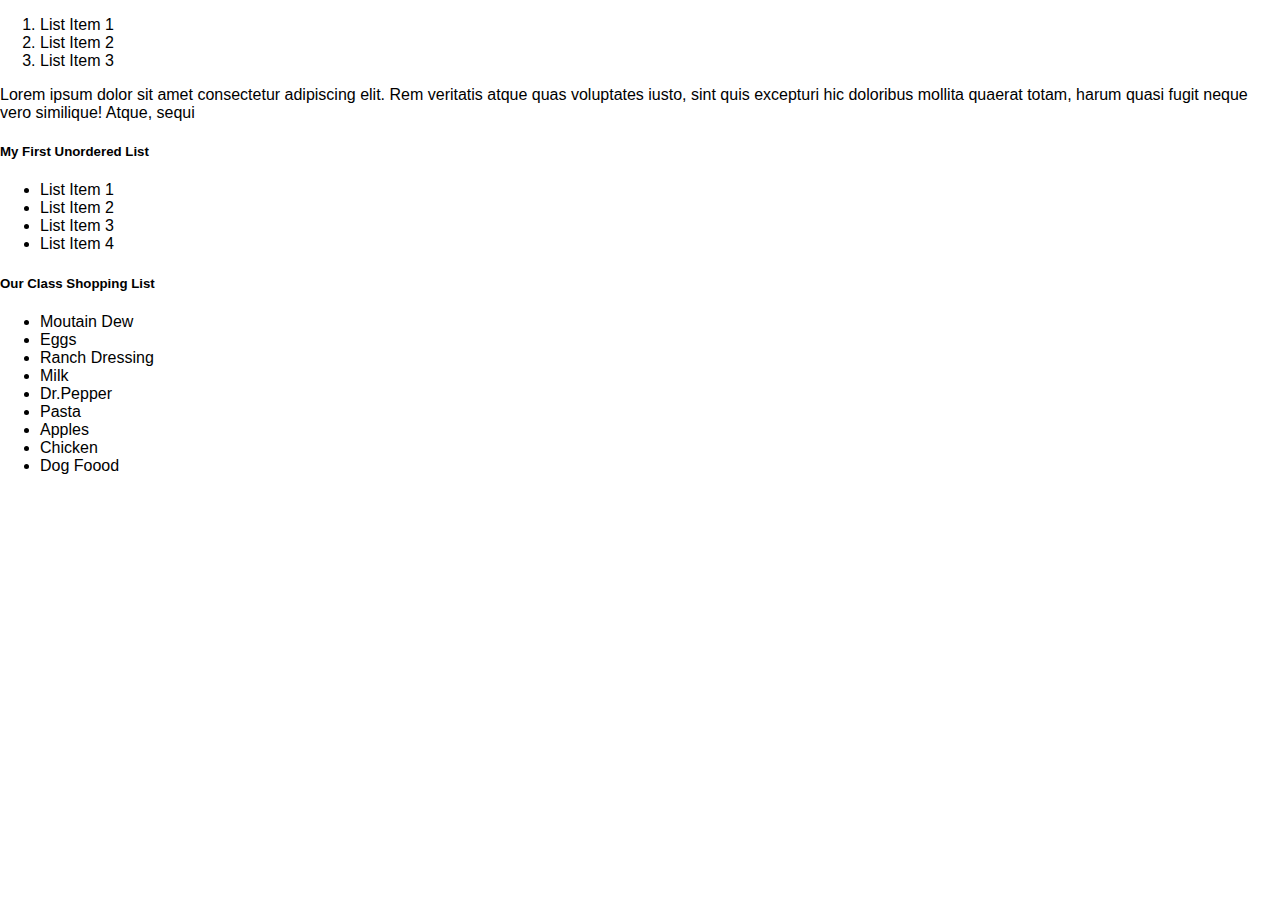
<file: demos/03-List/index.html>
<!DOCTYPE html>
<html lang="en">
    <head>
        <meta charset="UTF-8">
        <meta name="viewport" content="width=device-width, initial-scale=1.0">
        <title>Lists Demo</title>
        <link href="css/style.css" rel="stylesheet">
    </head>
    <body>
        <ol>
            <li>List Item 1</li>
            <li>List Item 2</li>
            <li>List Item 3</li>
        </ol>
        <p>
            Lorem ipsum dolor sit amet consectetur adipiscing elit. Rem 
            veritatis atque quas voluptates iusto, sint quis excepturi hic 
            doloribus mollita quaerat totam, harum quasi fugit neque vero 
            similique! Atque, sequi
        </p>
        <h5>My First Unordered List</h5>
        <ul>
            <li>List Item 1</li>
            <li>List Item 2</li>
            <li>List Item 3</li>
            <li>List Item 4</li>
        </ul>
        <h5>Our Class Shopping List</h5>
        <ul>
            <li>Moutain Dew</li>
            <li>Eggs</li>
            <li>Ranch Dressing</li>
            <li>Milk</li>
            <li>Dr.Pepper</li>
            <li>Pasta</li>
            <li>Apples</li>
            <li>Chicken</li>
            <li>Dog Foood</li>
        </ul>
    </body>
</html>
</file>
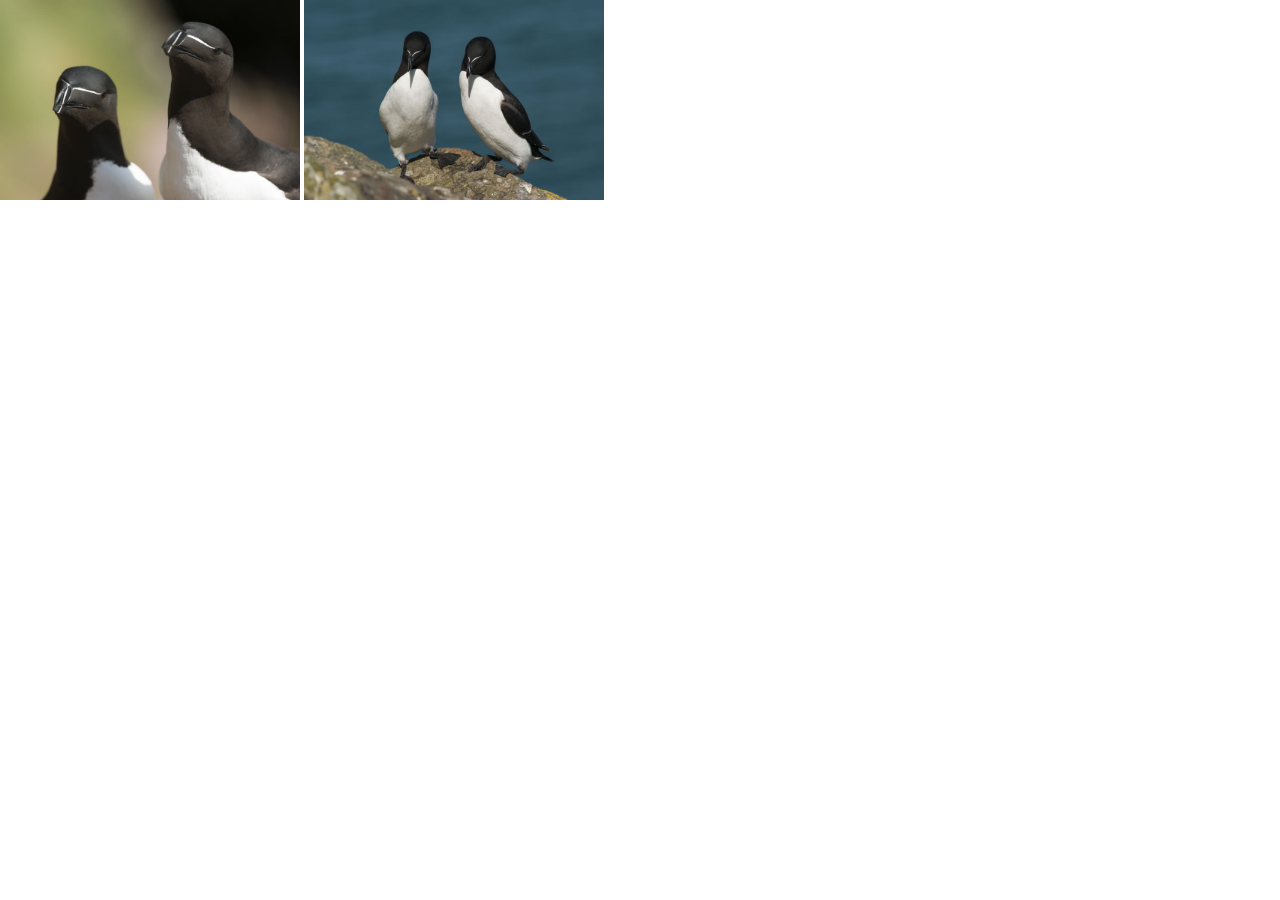
<file: demos/04-Image/index.html>
<!DOCTYPE html>
<html lang="en">
    <head>
        <meta charset="UTF-8">
        <meta name="viewport" content="width=device-width, initial-scale=1.0">
        <title>Images Demo</title>
        <link href="css/style.css" rel="stylesheet">
    </head>
    <body>
        <img 
            src="images/Razorbill.jpg" 
            width="300" 
            alt="two Penguins looking at camera"
        >
        <img
            src="images/Razorbill2.jpg"
            width="300"
            alt="two razorbill penguins standing on a rock"
        >
    </body>
</html>
</file>
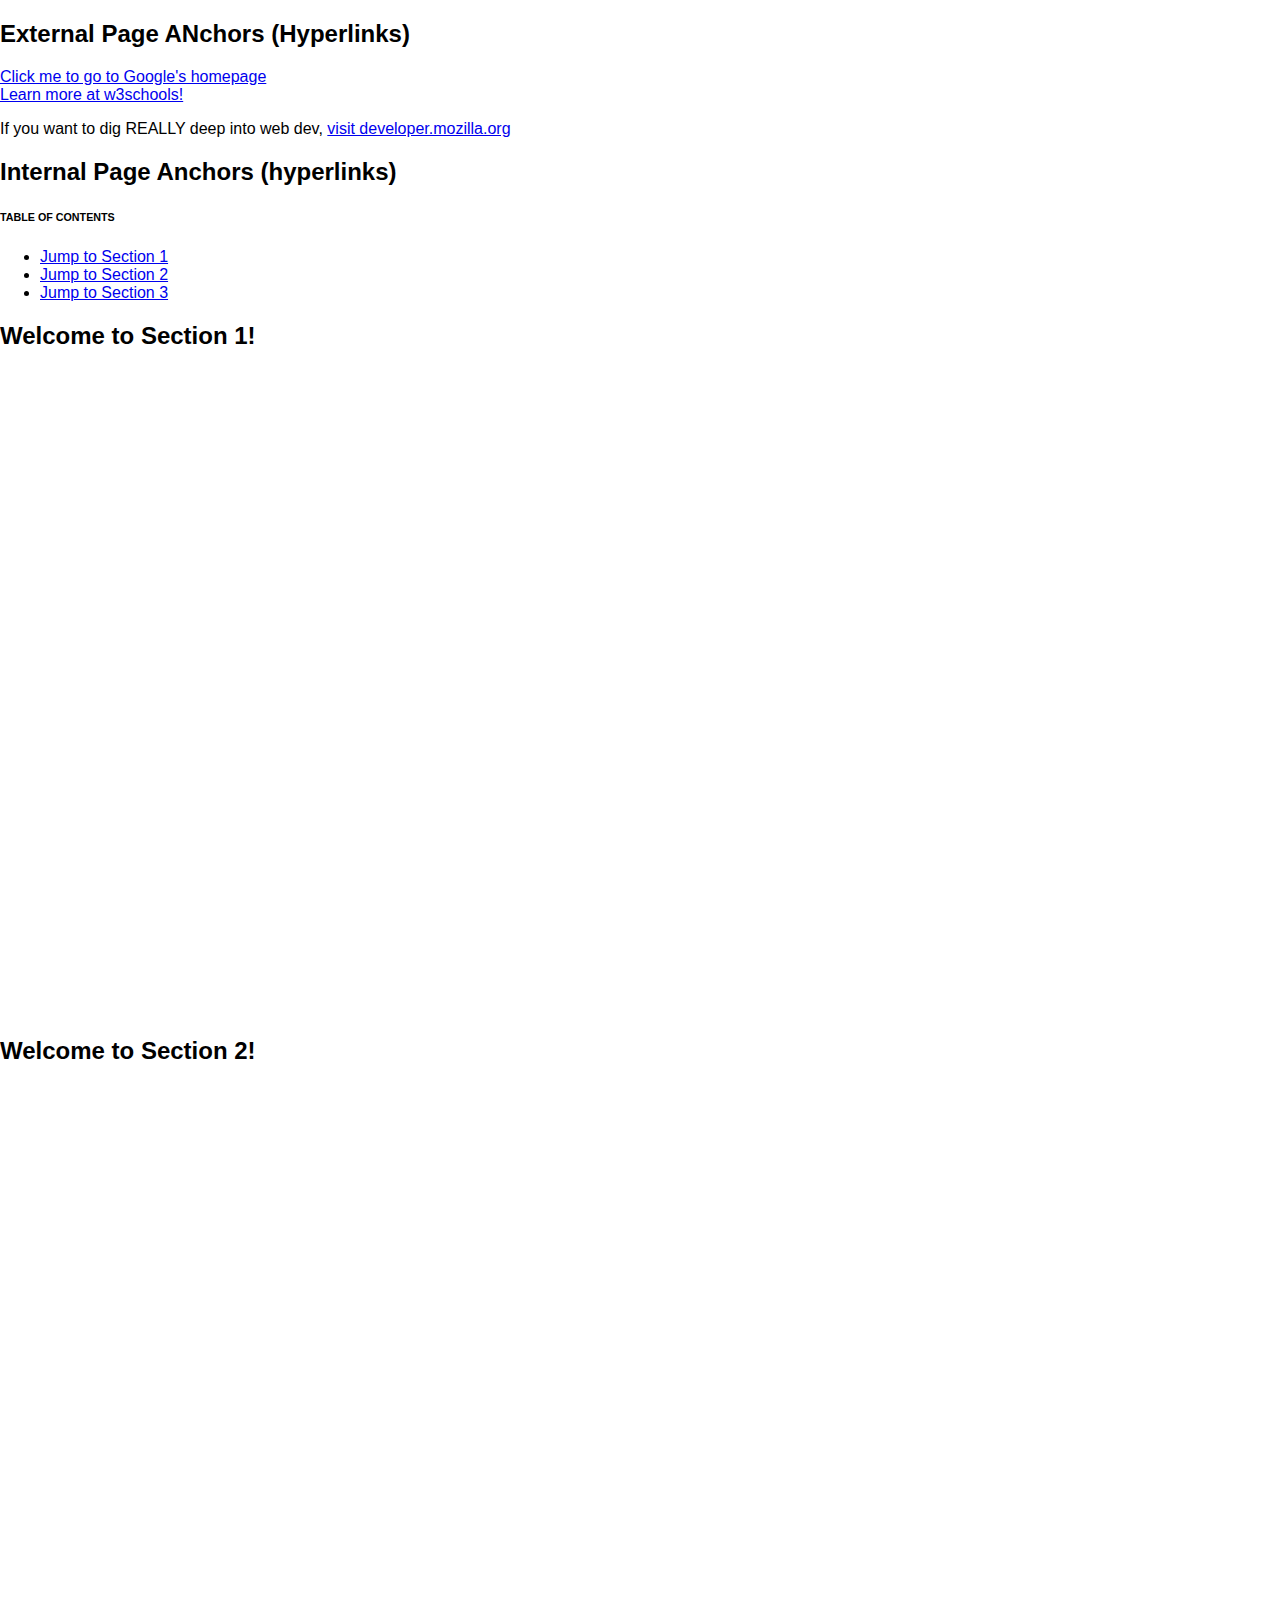
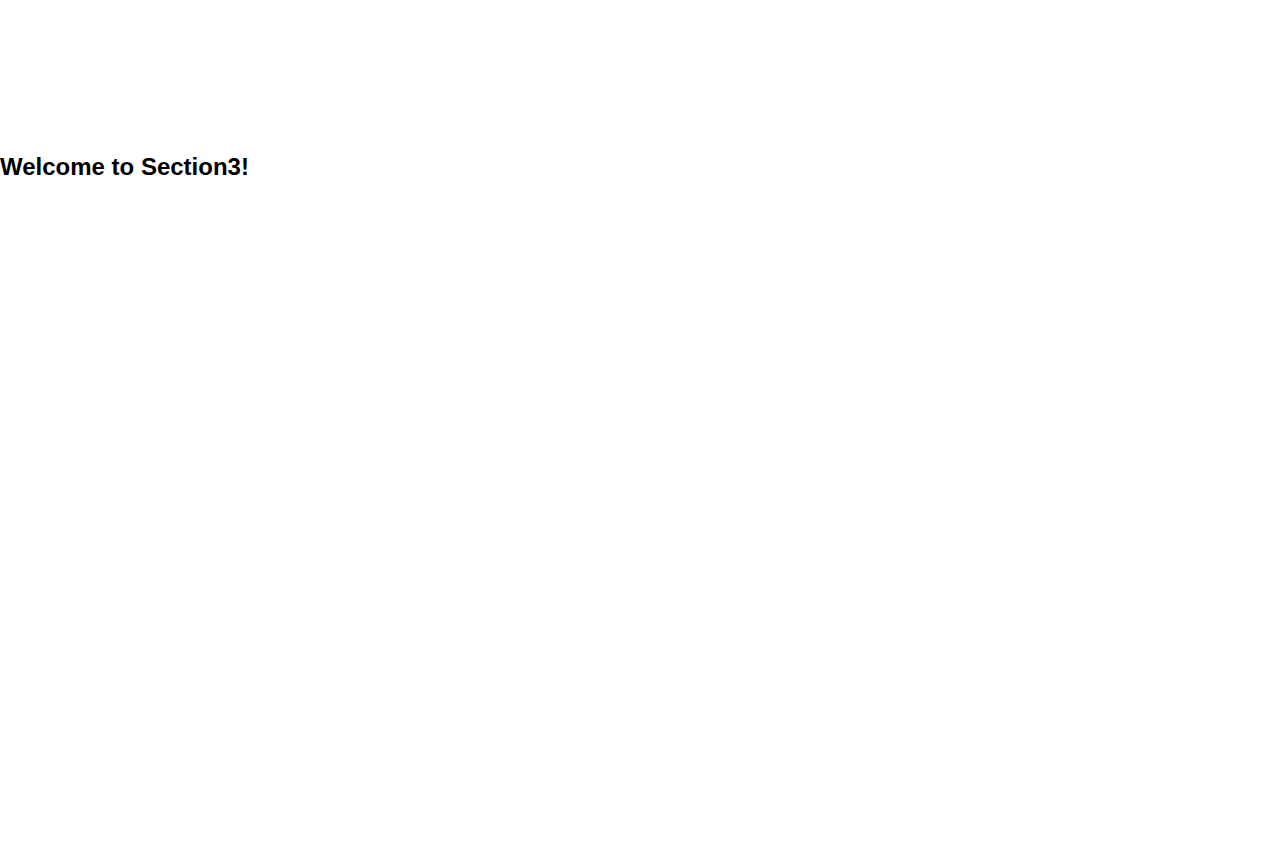
<file: demos/05-Anchors/index.html>
<!DOCTYPE html>
<html lang="en">
    <head>
        <meta charset="UTF-8">
        <meta name="viewport" content="width=device-width, initial-scale=1.0">
        <title>Anchors (Links) Demo</title>
        <link href="css/style.css" rel="stylesheet">
    </head>
    <body>
        <h2>External Page ANchors (Hyperlinks)</h2>
        <a href="https://www.google.com" target="_blank">
            Click me to go to Google's homepage
        </a>
        <br>
        <a href="https://www.w3schools.com/" target="_blank">
            Learn more at w3schools!
        </a>
        <p>
            If you want to dig REALLY deep into web dev,
            <a 
                href="https://developer.mozilla.org/en-US"
                target="_blank"
            >
                visit developer.mozilla.org
            </a>
        </p>
        <h2>Internal Page Anchors (hyperlinks)</h2>
        <h6>TABLE OF CONTENTS</h6>
        <ul>
            <li>
                <a href="#">Jump to Section 1</a>
            </li>
            <li>
                <a href="#">Jump to Section 2</a>
            </li>
            <li>
                <a href="#">Jump to Section 3</a>
            </li>
        </ul>
        
            <h2 id="section1">Welcome to Section 1!</h2>
            <br><br><br><br><br><br><br><br><br><br><br><br>
            <br><br><br><br><br><br><br><br><br><br><br><br>
            <br><br><br><br><br><br><br><br><br><br><br><br>
            <h2 id="section2">Welcome to Section 2!</h2>
            <br><br><br><br><br><br><br><br><br><br><br><br>
            <br><br><br><br><br><br><br><br><br><br><br><br>
            <br><br><br><br><br><br><br><br><br><br><br><br>
            <h2 id="section3">Welcome to Section3!</h2>
            <br><br><br><br><br><br><br><br><br><br><br><br>
            <br><br><br><br><br><br><br><br><br><br><br><br>
            <br><br><br><br><br><br><br><br><br><br><br><br> 
        </ul>
    </body>
</html>
</file>
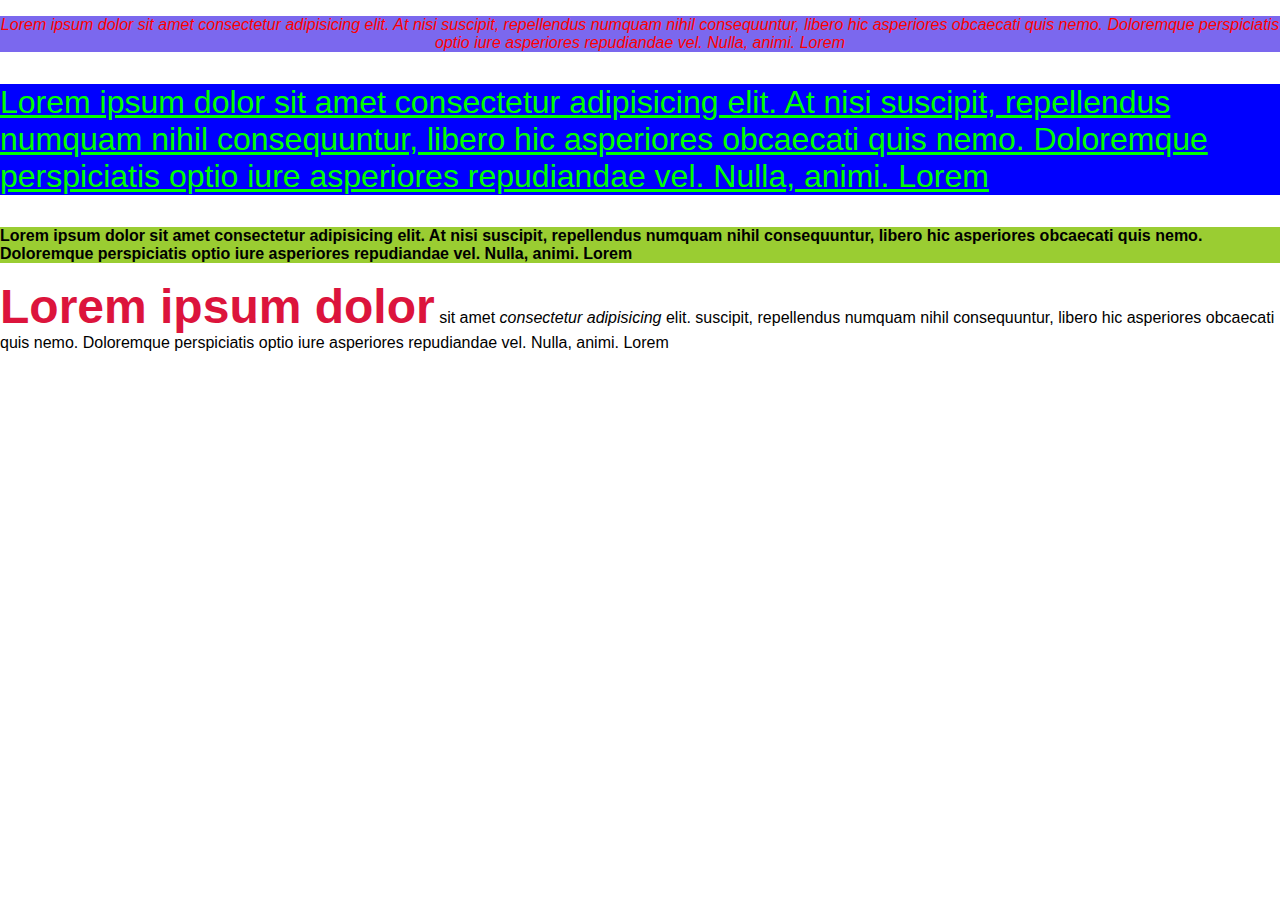
<file: demos/06-basic-css/index.html>
<!DOCTYPE html>
<html lang="en">
    <head>
        <meta charset="UTF-8">
        <meta name="viewport" content="width=device-width, initial-scale=1.0">
        <title>Basic CSS Demo</title>
        <link href="css/style.css" rel="stylesheet">
    </head>
    <body>
        <p id="first-paragraph">
            Lorem ipsum dolor sit amet consectetur adipisicing elit. At nisi
             suscipit, repellendus numquam nihil consequuntur, libero hic 
             asperiores obcaecati quis nemo. Doloremque perspiciatis optio iure 
             asperiores repudiandae vel. Nulla, animi. Lorem
        </p>
        <p id="second-paragraph">
            Lorem ipsum dolor sit amet consectetur adipisicing elit. At nisi
             suscipit, repellendus numquam nihil consequuntur, libero hic 
             asperiores obcaecati quis nemo. Doloremque perspiciatis optio iure 
             asperiores repudiandae vel. Nulla, animi. Lorem
        </p>
        <p id="bold-paragraph">
            Lorem ipsum dolor sit amet consectetur adipisicing elit. At nisi
             suscipit, repellendus numquam nihil consequuntur, libero hic 
             asperiores obcaecati quis nemo. Doloremque perspiciatis optio iure 
             asperiores repudiandae vel. Nulla, animi. Lorem
        </p>
        <p> 
            <span id="span1">Lorem ipsum dolor</span> 
            sit amet <span id="span2"> consectetur adipisicing </span> elit.
             suscipit, repellendus numquam nihil consequuntur, libero hic 
             asperiores obcaecati quis nemo. Doloremque perspiciatis optio iure 
             asperiores repudiandae vel. Nulla, animi. Lorem
        </p>    
    </body>
</html>
</file>
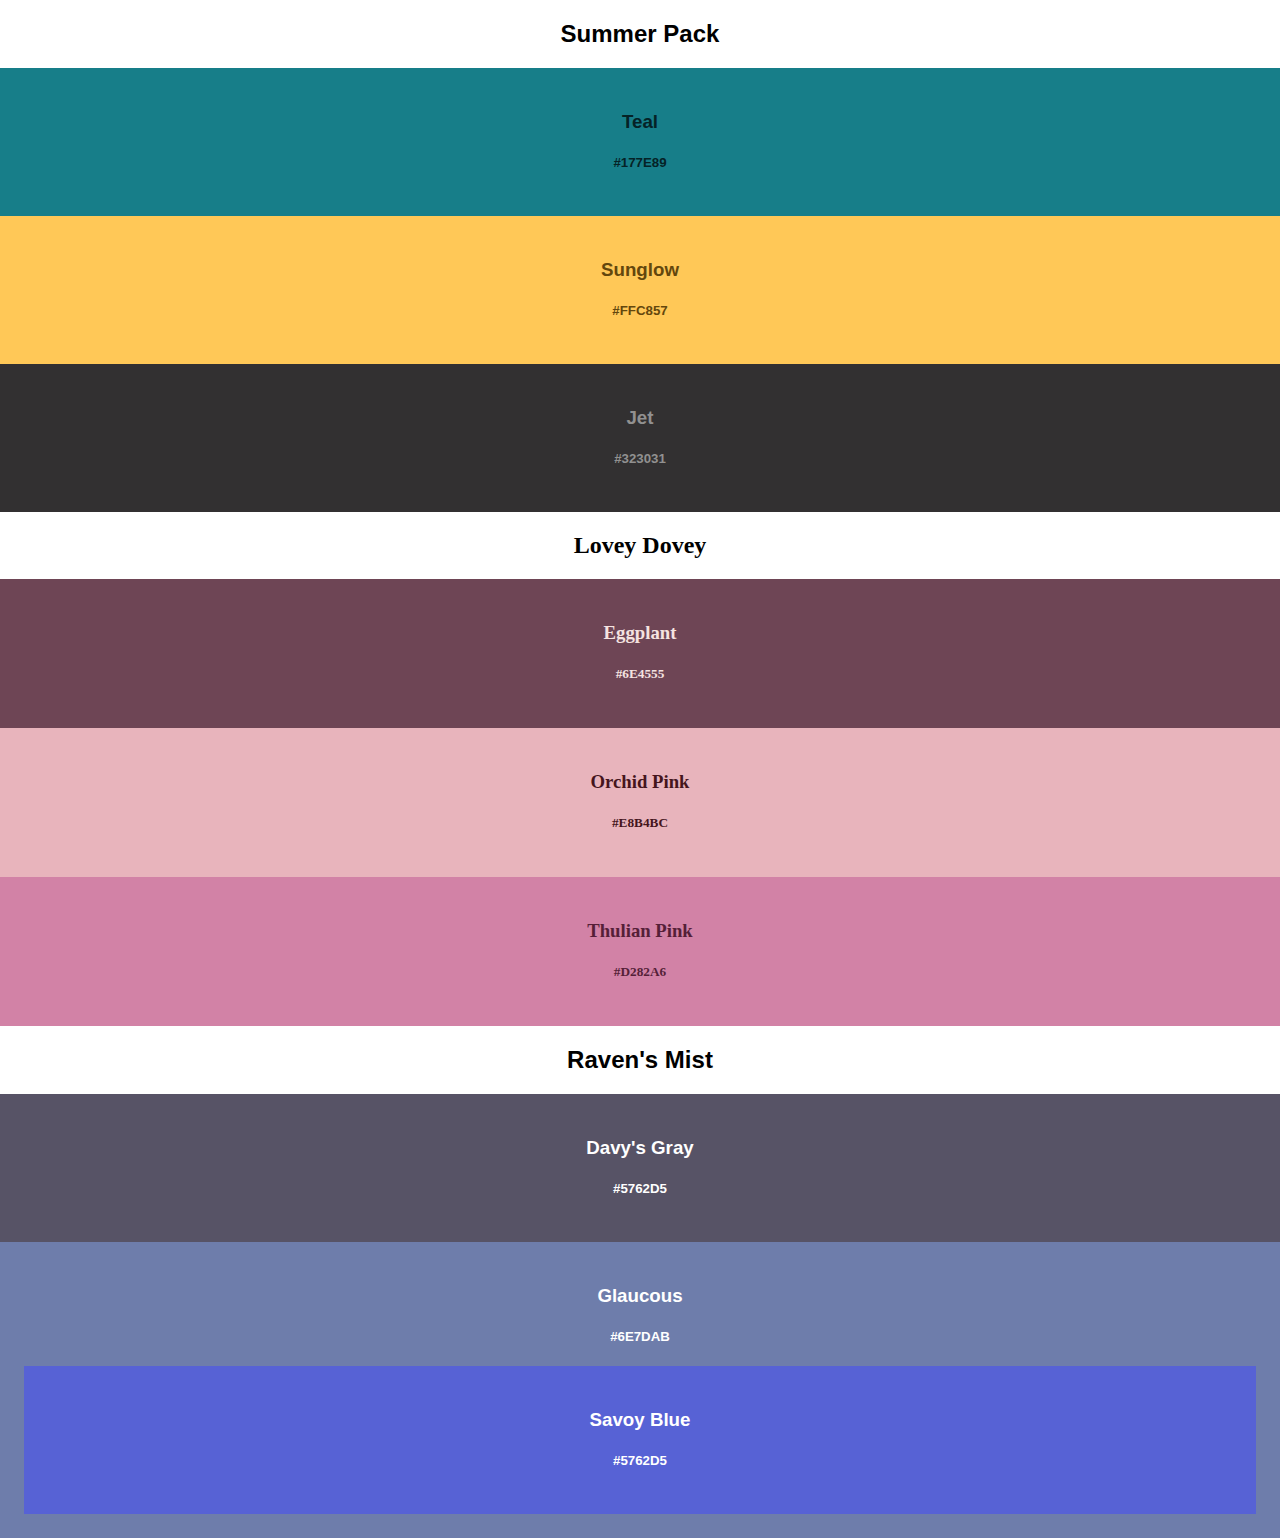
<file: demos/07-Color-Palettes/index.html>
<!DOCTYPE html>
<html lang="en">
    <head>
        <meta charset="UTF-8">
        <meta name="viewport" content="width=device-width, initial-scale=1.0">
        <title>Color Palettes</title>
        <link href="css/style.css" rel="stylesheet">
    </head>
    <body>
        <h2 id="color-palette-1">Summer Pack</h2>
        <div id="color-1">
            <h3>Teal</h3>
            <h5>#177E89</h5>
        </div>
        <div id="color-2">
            <h3>Sunglow</h3>
            <h5>#FFC857</h5>
        </div>
        <div id="color-3">
            <h3>Jet</h3>
            <h5>#323031</h5>
        </div>
        <h2 id="color-palette-2">Lovey Dovey</h2>
        <div>
        <div id="color-4">
            <h3>Eggplant</h3>
            <h5>#6E4555</h5>
        </div>
        <div>
        <div id="color-5">
            <h3>Orchid Pink</h3>
            <h5>#E8B4BC</h5>
        </div>
        <div>
        <div id="color-6">
            <h3>Thulian Pink</h3>
            <h5>#D282A6</h5>
        </div>
        <h2 id="color-palette-3">Raven's Mist</h2>
        <div id="color-7">
            <h3>Davy's Gray</h3>
            <h5>#5762D5</h5>
        </div>
        <div id="color-8">
            <h3>Glaucous</h3>
            <h5>#6E7DAB</h5>
        <div id="color-9">
            <h3>Savoy Blue</h3>
            <h5>#5762D5</h5>
        </div>
        </div>
    </body>
</html>
</file>
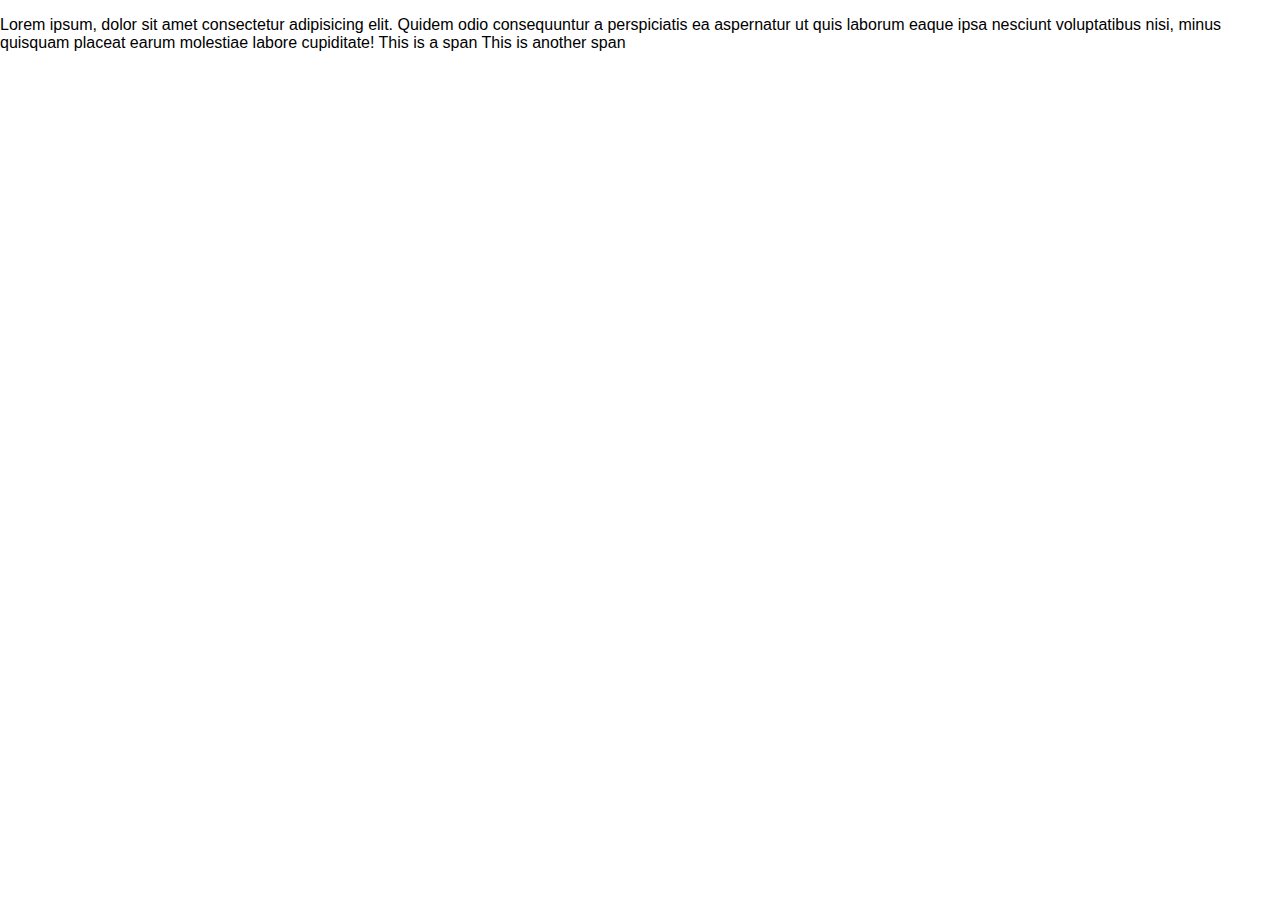
<file: demos/07-document-flow/index.html>
<!DOCTYPE html>
<html lang="en">
    <head>
        <meta charset="UTF-8">
        <meta name="viewport" content="width=device-width, initial-scale=1.0">
        <title>Document Flow Demo</title>
        <link href="css/style.css" rel="stylesheet">
    </head>
    <body>
        <p>
            Lorem ipsum, dolor sit amet consectetur adipisicing elit. 
            Quidem odio consequuntur a perspiciatis ea aspernatur ut 
            quis laborum eaque ipsa nesciunt voluptatibus nisi, minus 
            quisquam placeat earum molestiae labore cupiditate!
            <span>This is a span</span>
            <span>This is another span</span>
        </p>
        
    </body>
</html>
</file>
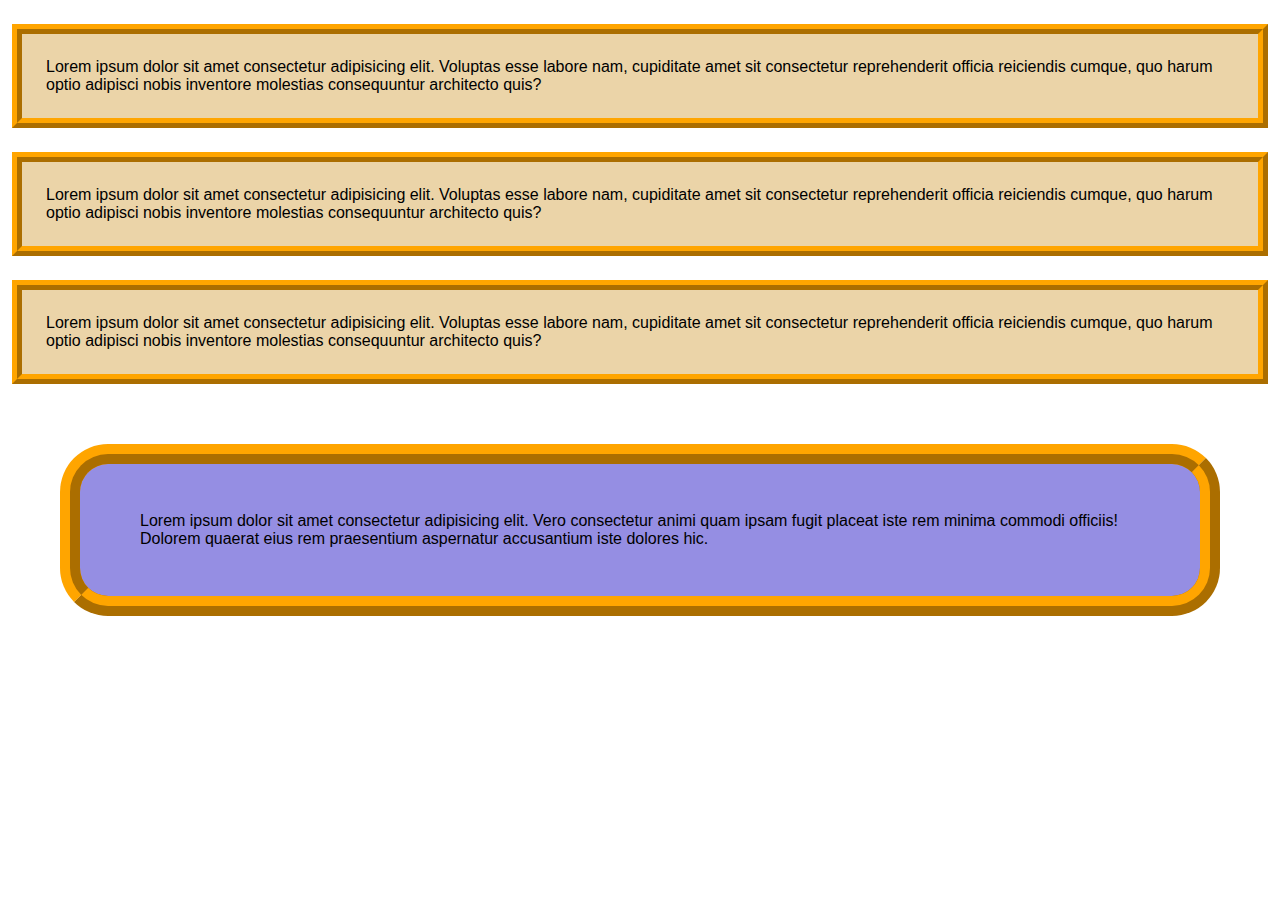
<file: demos/08-box-model/index.html>
<!DOCTYPE html>
<html lang="en">
    <head>
        <meta charset="UTF-8">
        <meta name="viewport" content="width=device-width, initial-scale=1.0">
        <title>Box Model Demo</title>
        <link href="css/style.css" rel="stylesheet">
    </head>
    <body>
        <div>
            Lorem ipsum dolor sit amet consectetur 
            adipisicing elit. Voluptas esse labore nam, 
            cupiditate amet sit consectetur reprehenderit 
            officia reiciendis cumque, quo harum optio 
            adipisci nobis inventore molestias consequuntur 
            architecto quis?
        </div>
        <div>
            Lorem ipsum dolor sit amet consectetur 
            adipisicing elit. Voluptas esse labore nam, 
            cupiditate amet sit consectetur reprehenderit 
            officia reiciendis cumque, quo harum optio 
            adipisci nobis inventore molestias consequuntur 
            architecto quis?
        </div>
        <div>
            Lorem ipsum dolor sit amet consectetur 
            adipisicing elit. Voluptas esse labore nam, 
            cupiditate amet sit consectetur reprehenderit 
            officia reiciendis cumque, quo harum optio 
            adipisci nobis inventore molestias consequuntur 
            architecto quis?
        </div>
        <p>
            Lorem ipsum dolor sit amet consectetur 
            adipisicing elit. Vero consectetur animi 
            quam ipsam fugit placeat iste rem minima 
            commodi officiis! Dolorem quaerat eius rem 
            praesentium aspernatur accusantium iste dolores hic.
        </p>
    </body>
</html>
</file>
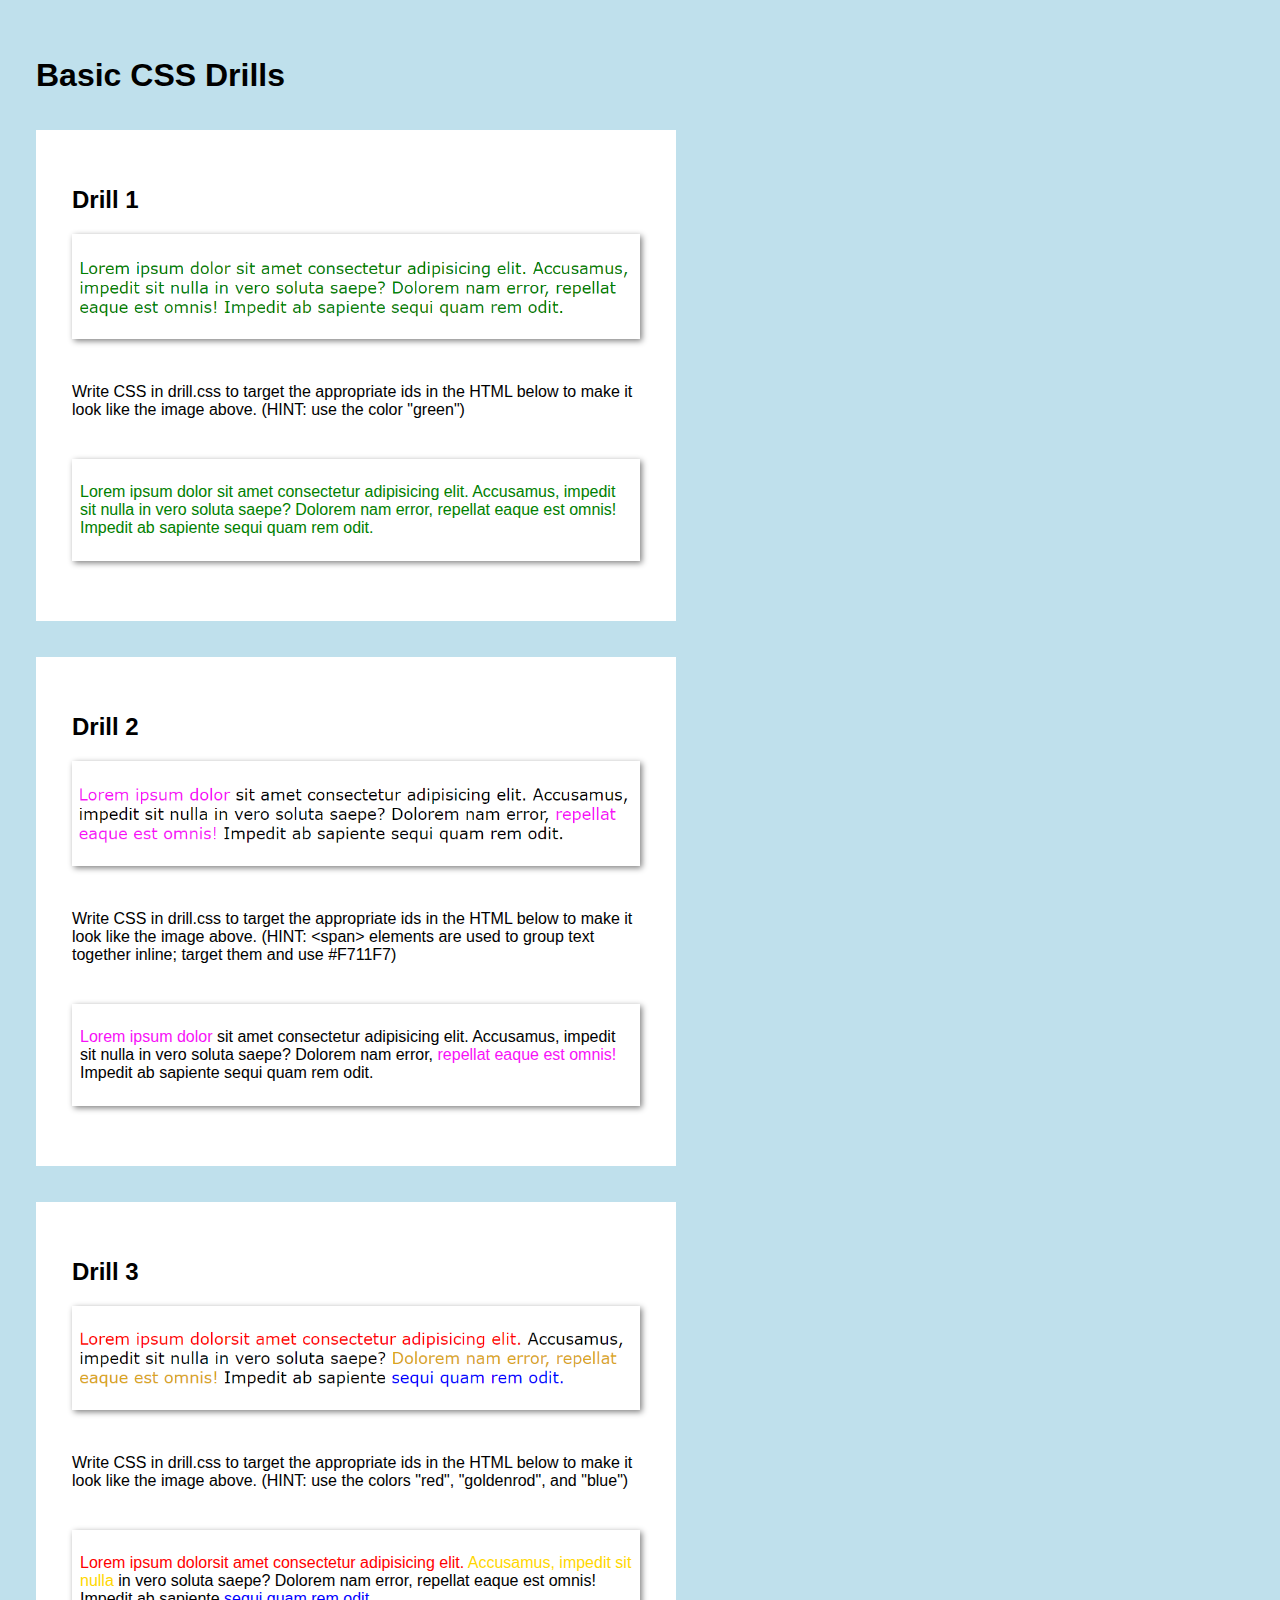
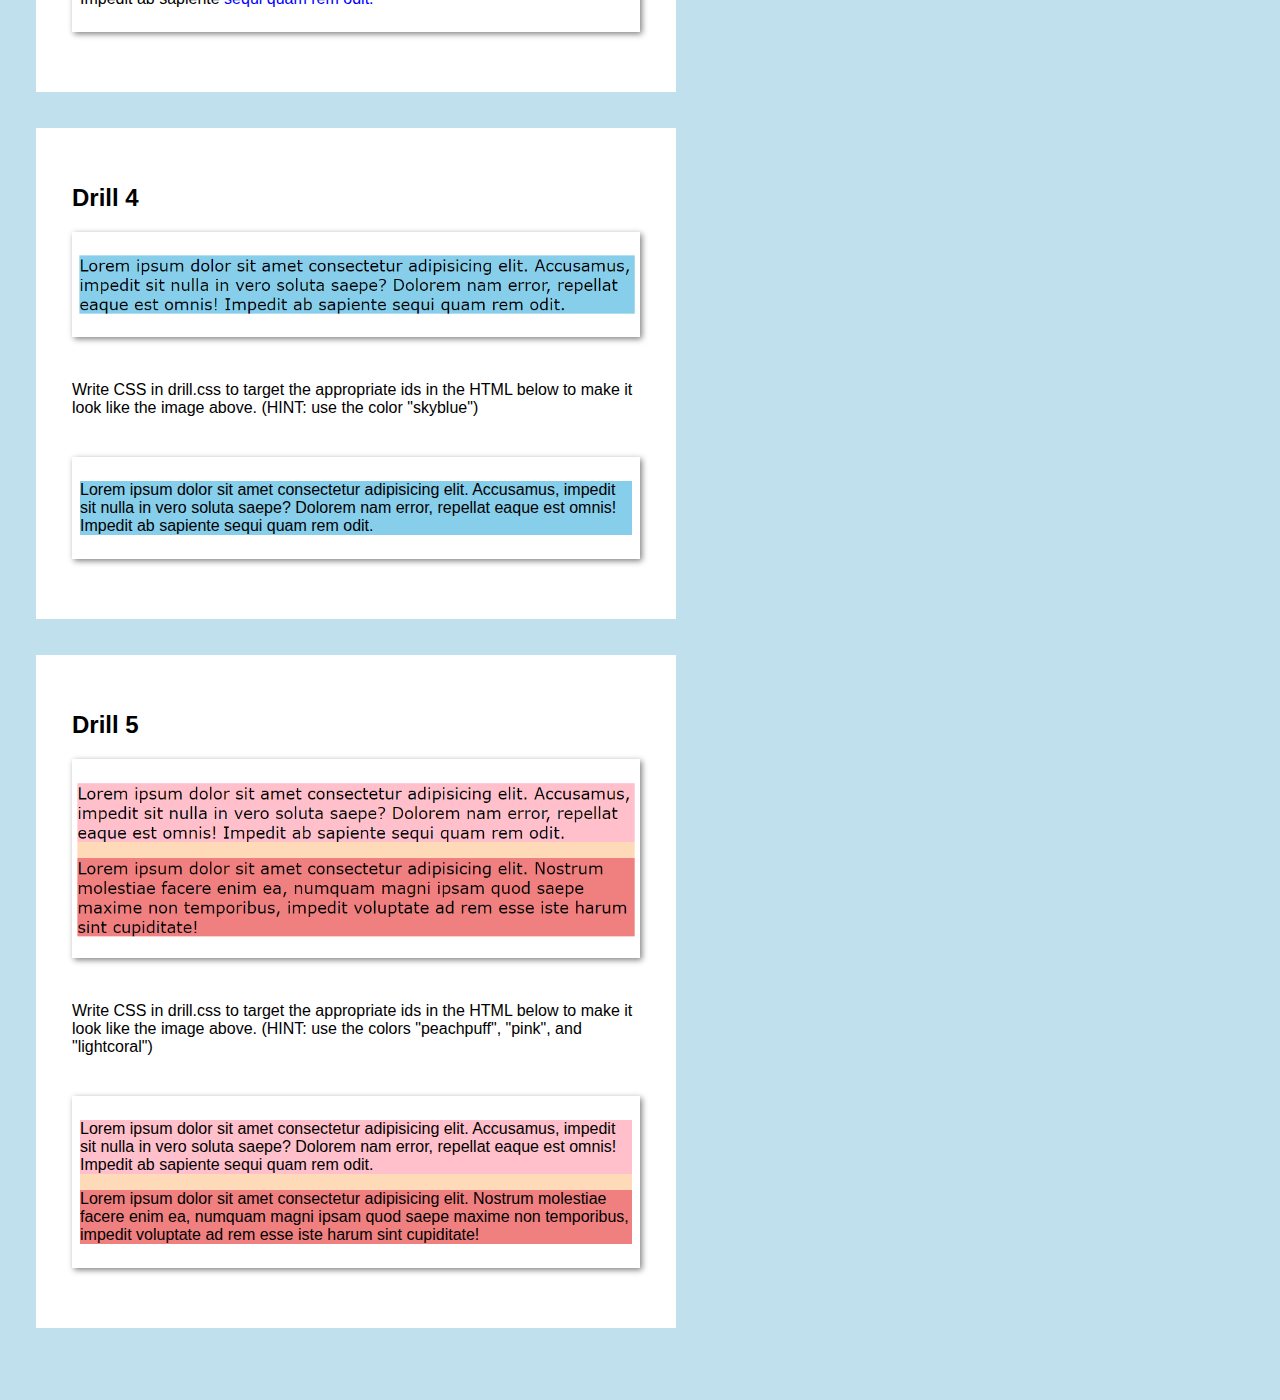
<file: excercises/basic-css-drills-part1/index.html>
<!DOCTYPE html>
<html lang="en">
    <head>
        <meta charset="UTF-8">
        <meta name="viewport" content="width=device-width, initial-scale=1.0">
        <title>Basic CSS Drills - Part 1</title>
        <link href="css/style.css" rel="stylesheet">
        <link href="css/drill.css" rel="stylesheet">
    </head>
    <body>
        <h1>Basic CSS Drills</h1>
        <section id="drill1">
            <h2>Drill 1</h2>
            <img src="images/drill1.png" alt="Drill 1">
            <p>
                Write CSS in drill.css to target the appropriate
                ids in the HTML below to make it look like the 
                image above. (HINT: use the color "green")
            </p>
            <div class="solution">
                <p id="d1-p1">
                    Lorem ipsum dolor sit amet consectetur 
                    adipisicing elit. Accusamus, impedit sit 
                    nulla in vero soluta saepe? Dolorem nam 
                    error, repellat eaque est omnis! Impedit 
                    ab sapiente sequi quam rem odit.
                </p>
            </div>
        </section>

        <section id="drill2">
            <h2>Drill 2</h2>
            <img src="images/drill2.png" alt="Drill 2">
            <p>
                Write CSS in drill.css to target the appropriate
                ids in the HTML below to make it look like the 
                image above. (HINT: &lt;span&gt; elements are
                used to group text together inline; target them
                and use #F711F7)
            </p>
            <div class="solution">
                <p id="d2-p1">
                    <span id="d2-s1">Lorem ipsum dolor</span> 
                    sit amet consectetur adipisicing elit. 
                    Accusamus, 
                    <span id="d2-s2">impedit sit nulla</span>
                    in vero soluta saepe? Dolorem nam error, 
                    <span id="d2-s3">repellat eaque est omnis!</span> 
                    Impedit ab sapiente sequi quam rem odit.
                </p>
            </div>
        </section>

        <section id="drill3">
            <h2>Drill 3</h2>
            <img src="images/drill3.png" alt="Drill 3">
            <p>
                Write CSS in drill.css to target the appropriate
                ids in the HTML below to make it look like the 
                image above. (HINT: use the colors "red", 
                "goldenrod", and "blue")
            </p>
            <div class="solution">
                <p id="d3-p1">
                    <span id="d3-s1">
                        Lorem ipsum dolorsit amet consectetur 
                        adipisicing elit. 
                    </span> 
                    <span id="d3-s2">
                        Accusamus, impedit sit nulla 
                    </span>
                    <span id="d3-s3">
                        in vero soluta saepe?
                    </span>  
                    <span id="d3-s4">
                        Dolorem nam error, repellat eaque 
                        est omnis!
                    </span>
                    <span id="d3-s5">Impedit ab sapiente</span> 
                    <span id="d3-s6">sequi quam rem odit.</span>
                    
                </p>
            </div>
        </section>

        <section id="drill4">
            <h2>Drill 4</h2>
            <img src="images/drill4.png" alt="Drill 4">
            <p>
                Write CSS in drill.css to target the appropriate
                ids in the HTML below to make it look like the 
                image above. (HINT: use the color "skyblue")
            </p>
            <div class="solution">
                <p id="d4-p1">
                    Lorem ipsum dolor sit amet consectetur 
                    adipisicing elit. Accusamus, impedit sit 
                    nulla in vero soluta saepe? Dolorem nam 
                    error, repellat eaque est omnis! Impedit 
                    ab sapiente sequi quam rem odit.
                </p>
            </div>
        </section>

        <section id="drill5">
            <h2>Drill 5</h2>
            <img src="images/drill5.png" alt="Drill 5">
            <p>
                Write CSS in drill.css to target the appropriate
                ids in the HTML below to make it look like the 
                image above. (HINT: use the colors "peachpuff",
                "pink", and "lightcoral")
            </p>
            <div class="solution">
                <div id="d5-div1">
                    <p id="d5-p1">
                        Lorem ipsum dolor sit amet consectetur 
                        adipisicing elit. Accusamus, impedit sit 
                        nulla in vero soluta saepe? Dolorem nam 
                        error, repellat eaque est omnis! Impedit 
                        ab sapiente sequi quam rem odit.
                    </p>
                    <p id="d5-p2">
                        Lorem ipsum dolor sit amet consectetur 
                        adipisicing elit. Nostrum molestiae facere 
                        enim ea, numquam magni ipsam quod saepe 
                        maxime non temporibus, impedit voluptate 
                        ad rem esse iste harum sint cupiditate!
                    </p>
                </div>
            </div>
        </section>
    </body>
</html>
</file>
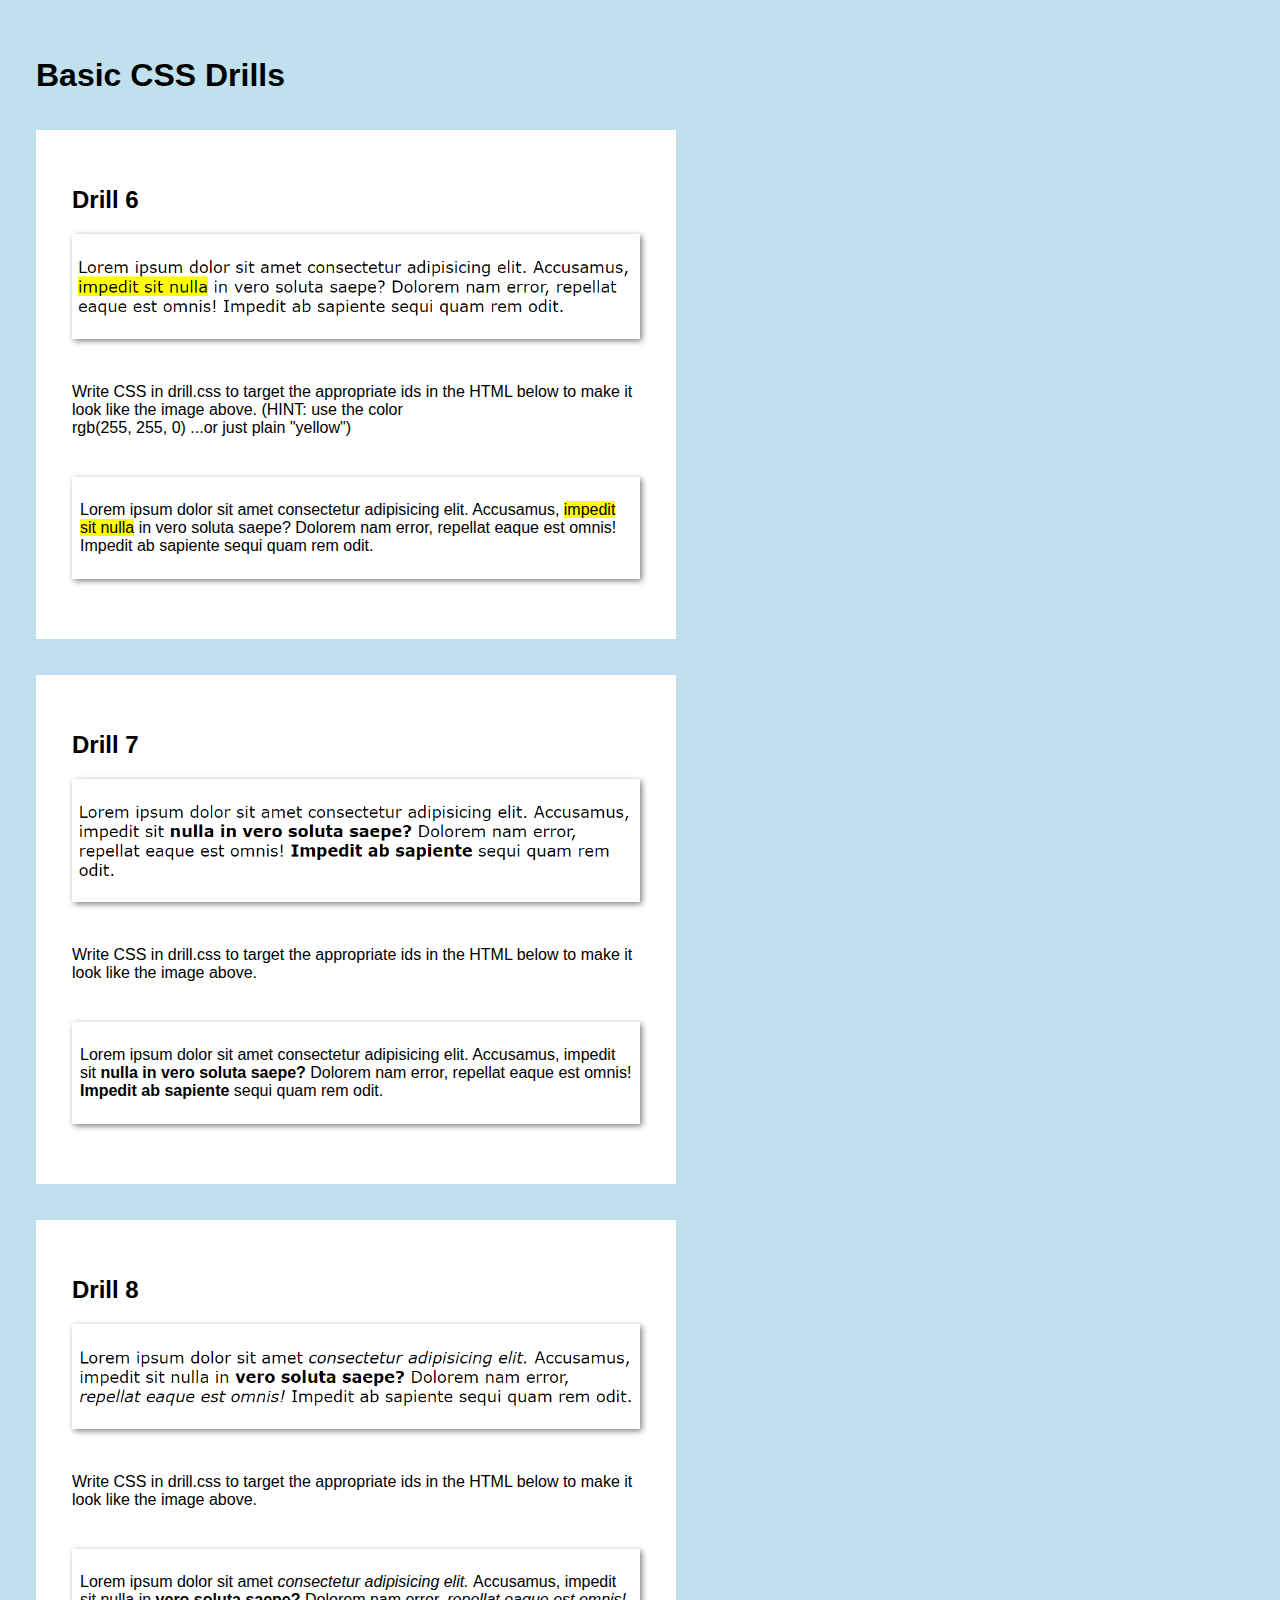
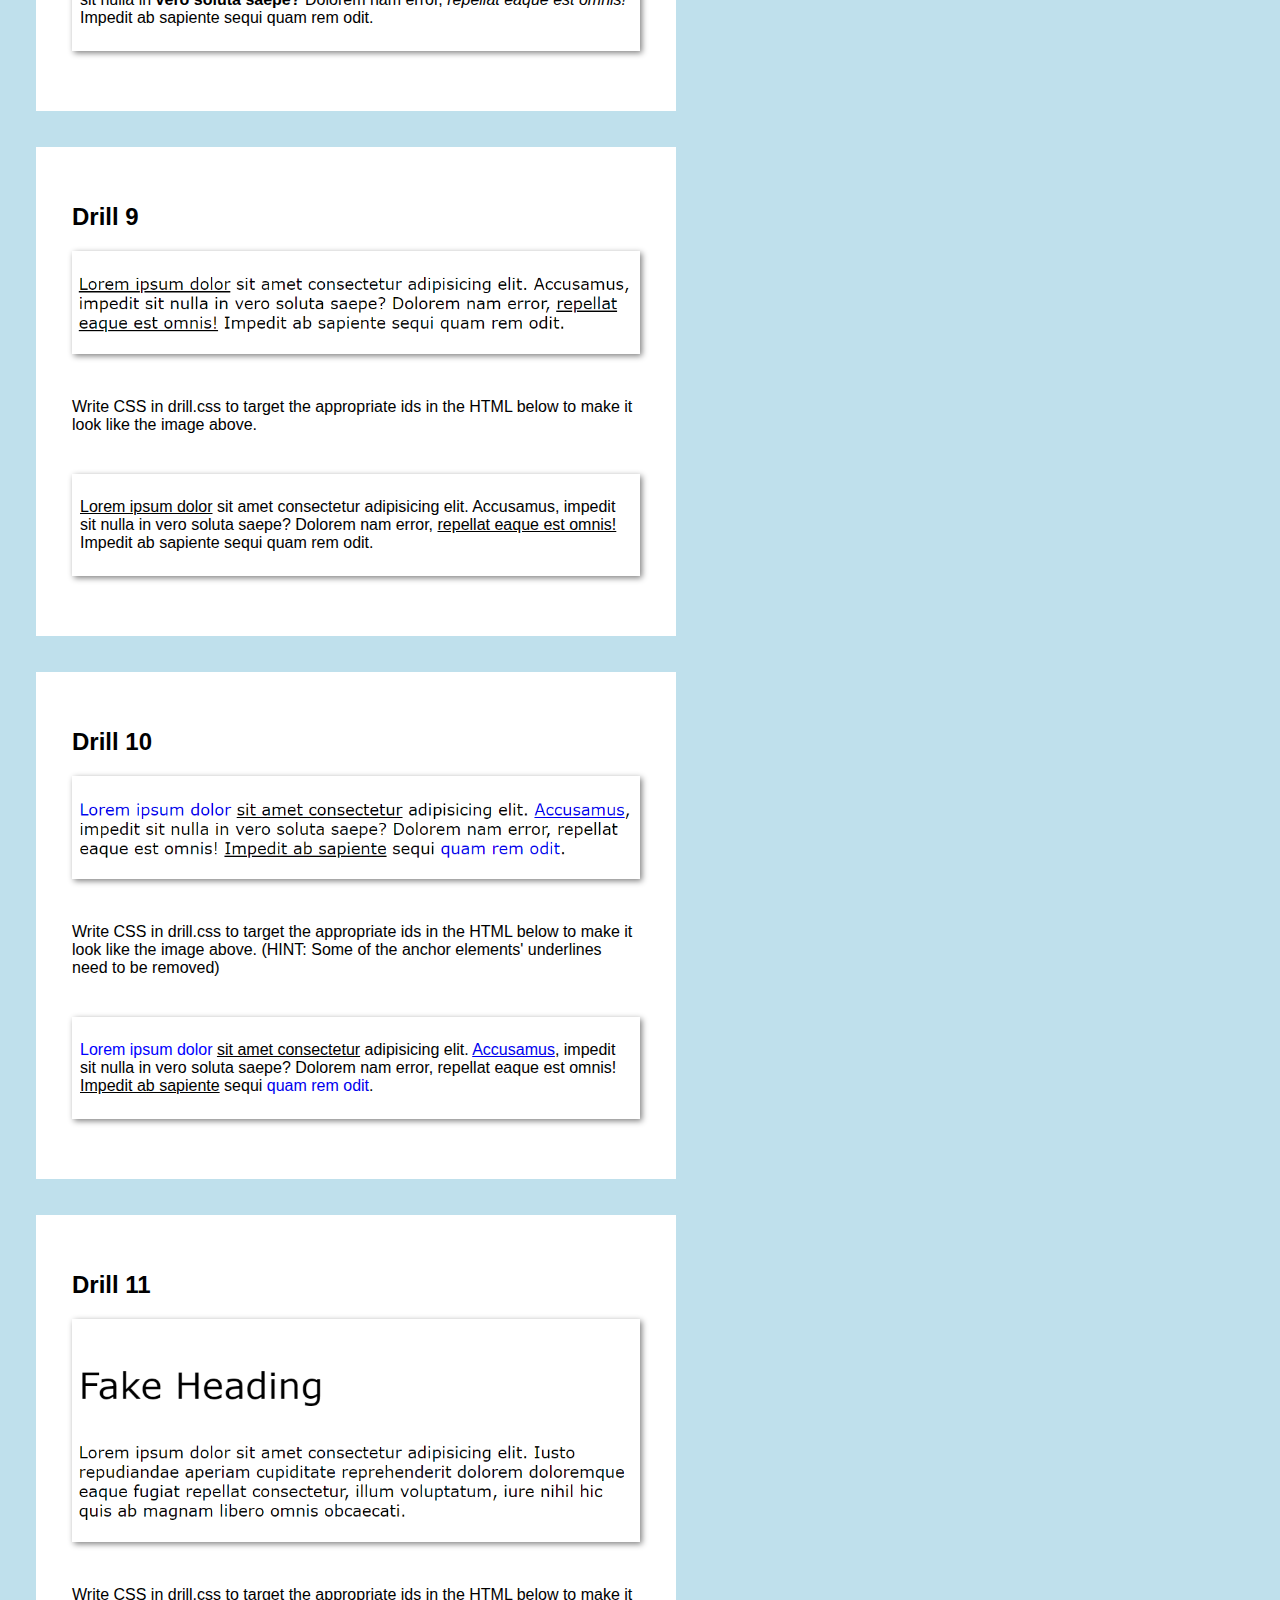
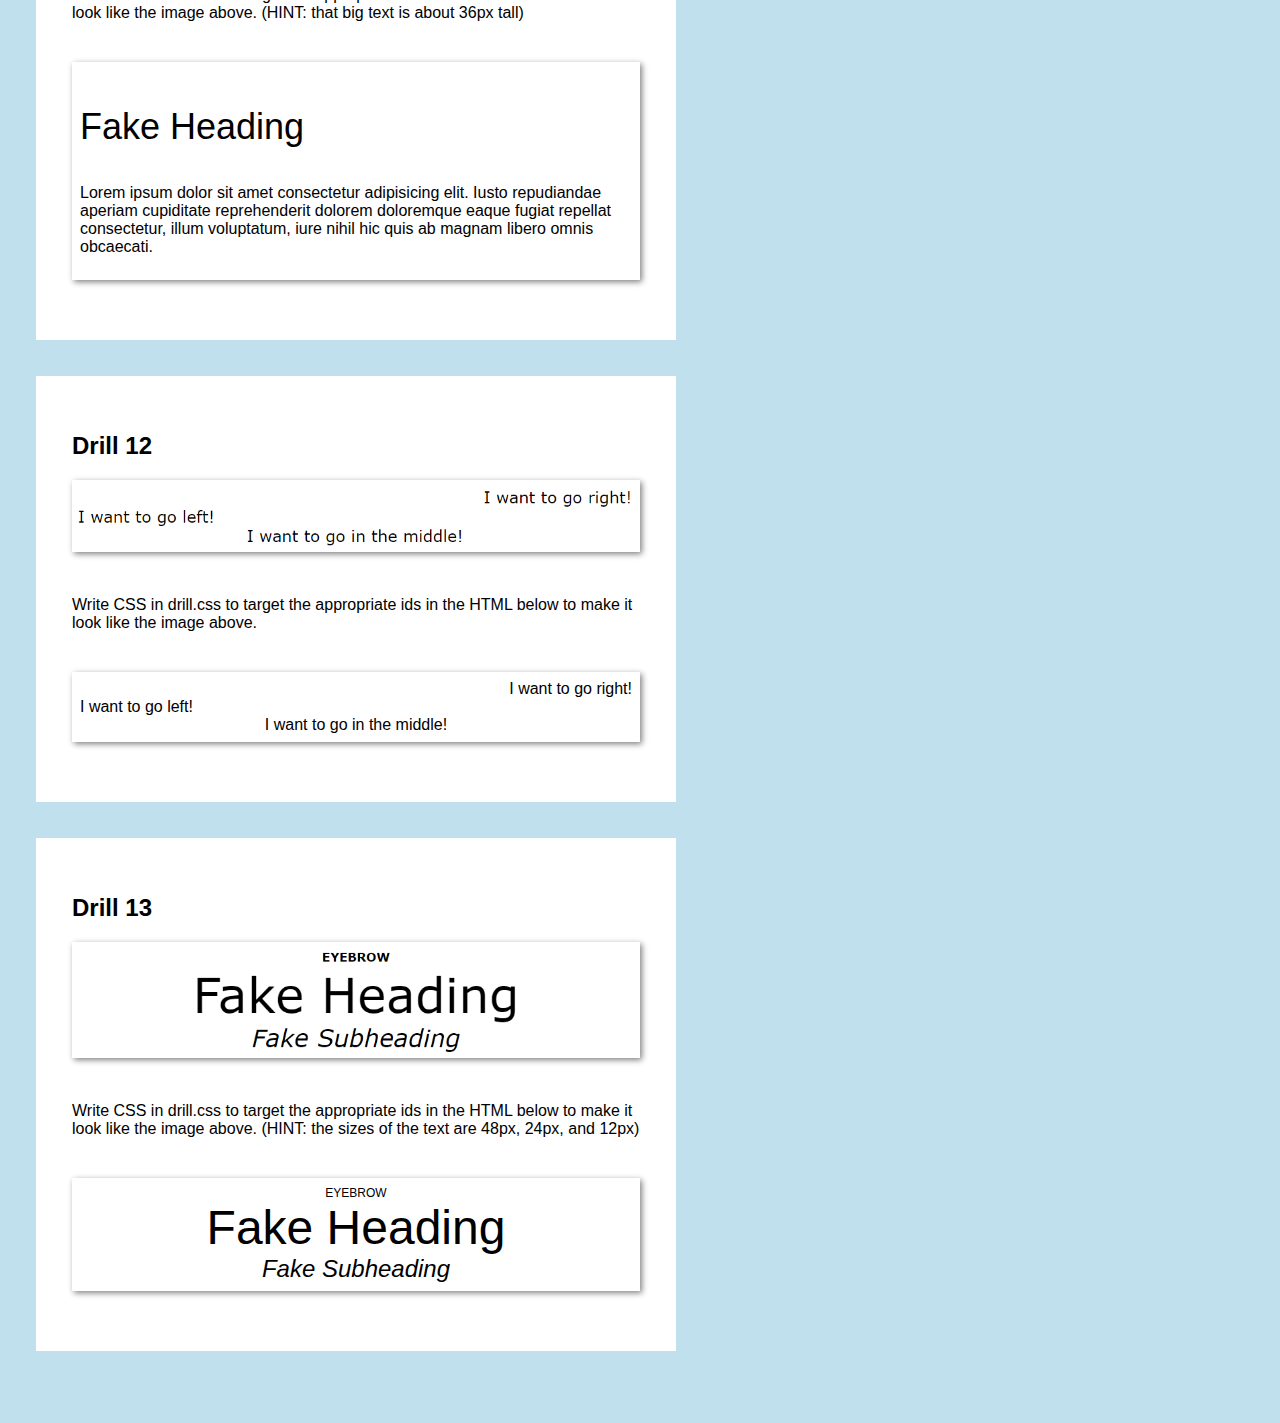
<file: excercises/basic-css-drills-part2/index.html>
<!DOCTYPE html>
<html lang="en">
    <head>
        <meta charset="UTF-8">
        <meta name="viewport" content="width=device-width, initial-scale=1.0">
        <title>Basic CSS Drills - Part 2</title>
        <link href="css/style.css" rel="stylesheet">
        <link href="css/drill.css" rel="stylesheet">
    </head>
    <body>
        <h1>Basic CSS Drills</h1>
        <section id="drill6">
            <h2>Drill 6</h2>
            <img src="images/drill6.png" alt="Drill 6">
            <p>
                Write CSS in drill.css to target the appropriate
                ids in the HTML below to make it look like the 
                image above. (HINT: use the color <br>
                rgb(255, 255, 0) ...or just plain "yellow")
            </p>
            <div class="solution">
                <p id="d6-p1">
                    <span id="d6-s1">Lorem ipsum dolor</span> 
                    sit amet consectetur adipisicing elit. 
                    Accusamus, 
                    <span id="d6-s2">impedit sit nulla</span>
                    in vero soluta saepe? Dolorem nam error, 
                    <span id="d6-s3">repellat eaque est omnis!</span> 
                    Impedit ab sapiente sequi quam rem odit.
                </p>
            </div>
        </section>

        <section id="drill7">
            <h2>Drill 7</h2>
            <img src="images/drill7.png" alt="Drill 7">
            <p>
                Write CSS in drill.css to target the appropriate
                ids in the HTML below to make it look like the 
                image above.
            </p>
            <div class="solution">
                <p id="d7-p1">
                    Lorem ipsum dolor
                    <span id="d7-s1">sit amet consectetur</span> 
                    adipisicing elit. Accusamus, impedit sit 
                    <span id="d7-s2">nulla in vero soluta saepe?</span>
                    Dolorem nam error, repellat eaque est omnis!
                    <span id="d7-s3">Impedit ab sapiente</span> 
                    sequi quam rem odit.
                </p>
            </div>
        </section>

        <section id="drill8">
            <h2>Drill 8</h2>
            <img src="images/drill8.png" alt="Drill 8">
            <p>
                Write CSS in drill.css to target the appropriate
                ids in the HTML below to make it look like the 
                image above.
            </p>
            <div class="solution">
                <p id="d8-p1">
                    Lorem ipsum dolor sit amet 
                    <span id="d8-s1">
                        consectetur adipisicing elit.
                    </span> 
                    Accusamus, impedit sit nulla in
                    <span id="d8-s2">vero soluta saepe?</span>
                    Dolorem nam error, 
                    <span id="d8-s3">
                        repellat eaque est omnis!
                    </span> 
                    Impedit ab sapiente sequi quam rem odit.
                </p>
            </div>
        </section>

        <section id="drill9">
            <h2>Drill 9</h2>
            <img src="images/drill9.png" alt="Drill 9">
            <p>
                Write CSS in drill.css to target the appropriate
                ids in the HTML below to make it look like the 
                image above.
            </p>
            <div class="solution">
                <p id="d9-p1">
                    <span id="d9-s1">Lorem ipsum dolor</span> 
                    sit amet consectetur adipisicing elit. 
                    Accusamus, 
                    <span id="d9-s2">impedit sit nulla</span>
                    in vero soluta saepe? Dolorem nam error, 
                    <span id="d9-s3">repellat eaque est omnis!</span> 
                    Impedit ab sapiente sequi quam rem odit.
                </p>
            </div>
        </section>

        <section id="drill10">
            <h2>Drill 10</h2>
            <img src="images/drill10.png" alt="Drill 10">
            <p>
                Write CSS in drill.css to target the appropriate
                ids in the HTML below to make it look like the 
                image above. (HINT: Some of the anchor elements'
                underlines need to be removed)
            </p>
            <div class="solution">
                <p id="d10-p1">
                    <a id="d10-a1" href="#">Lorem ipsum dolor</a>
                    <span id="d10-s1">sit amet consectetur</span>  
                    adipisicing elit. 
                    <a id="d10-a2" href="#">Accusamus</a>, 
                    impedit sit nulla
                    in vero soluta saepe? 
                    <span id="d10-s2">Dolorem nam error,</span>
                    repellat eaque est omnis!
                    <span id="d10-s3">Impedit ab sapiente</span>
                    sequi 
                    <a id="d10-a3" href="#">quam rem odit</a>.
                </p>
            </div>
        </section>

        <section id="drill11">
            <h2>Drill 11</h2>
            <img src="images/drill11.png" alt="Drill 11">
            <p>
                Write CSS in drill.css to target the appropriate
                ids in the HTML below to make it look like the 
                image above. (HINT: that big text is about 36px
                tall)
            </p>
            <div class="solution">
                <p id="d11-p1">Fake Heading</p>
                <p id="d11-p2">
                    Lorem ipsum dolor sit amet consectetur 
                    adipisicing elit. Iusto repudiandae aperiam 
                    cupiditate reprehenderit dolorem doloremque 
                    eaque fugiat repellat consectetur, illum 
                    voluptatum, iure nihil hic quis ab magnam 
                    libero omnis obcaecati.
                </p>
            </div>
        </section>

        <section id="drill12">
            <h2>Drill 12</h2>
            <img src="images/drill12.png" alt="Drill 12">
            <p>
                Write CSS in drill.css to target the appropriate
                ids in the HTML below to make it look like the 
                image above.
            </p>
            <div class="solution">
                <div id="d12-div1">
                    <div id="d12-div2">I want to go right!</div>
                    <div id="d12-div3">I want to go left!</div>
                    <div id="d12-div4">I want to go in the middle!</div>
                </div>
            </div>
        </section>

        <section id="drill13">
            <h2>Drill 13</h2>
            <img src="images/drill13.png" alt="Drill 13">
            <p>
                Write CSS in drill.css to target the appropriate
                ids in the HTML below to make it look like the 
                image above. (HINT: the sizes of the text are 
                48px, 24px, and 12px)
            </p>
            <div class="solution">
                <div id="d13-div1">
                    <div id="d13-div2">EYEBROW</div>
                    <div id="d13-div3">Fake Heading</div>
                    <div id="d13-div4">Fake Subheading</div>
                </div>
            </div>
        </section>
    </body>
</html>
</file>
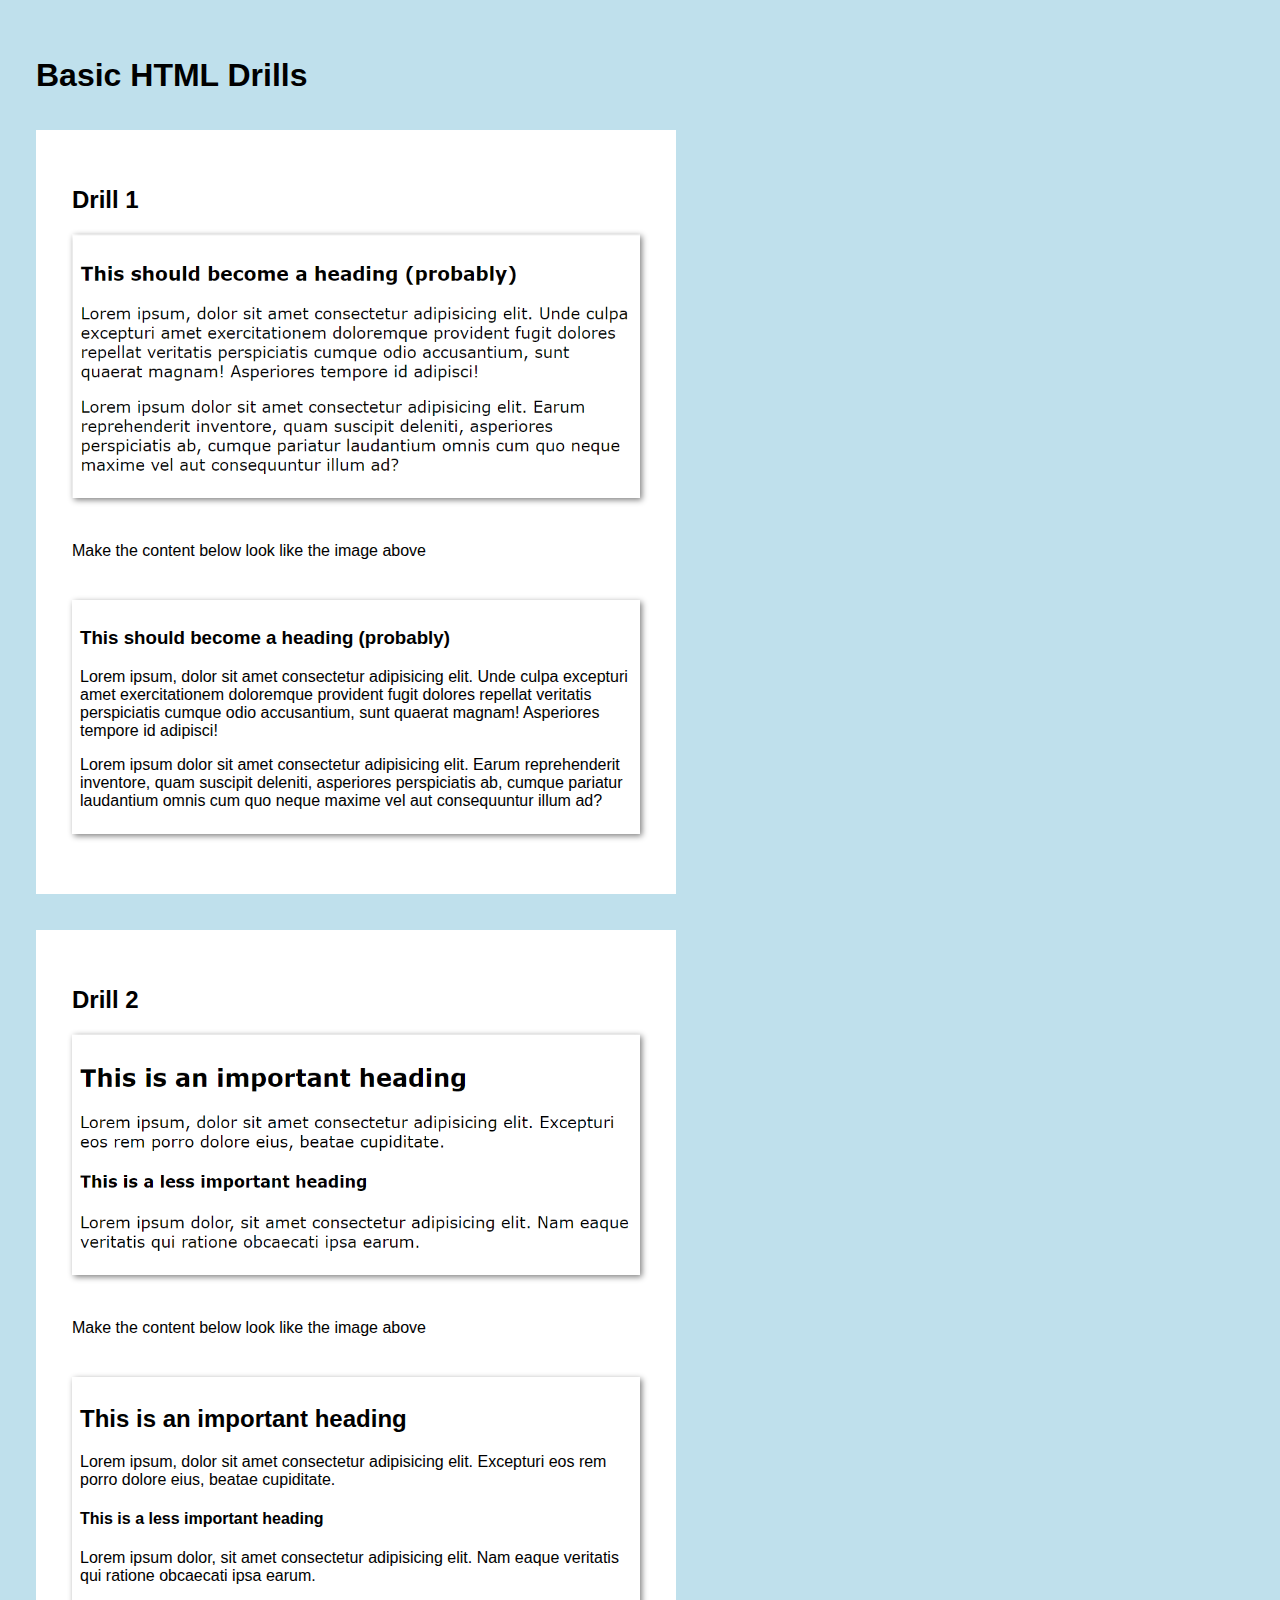
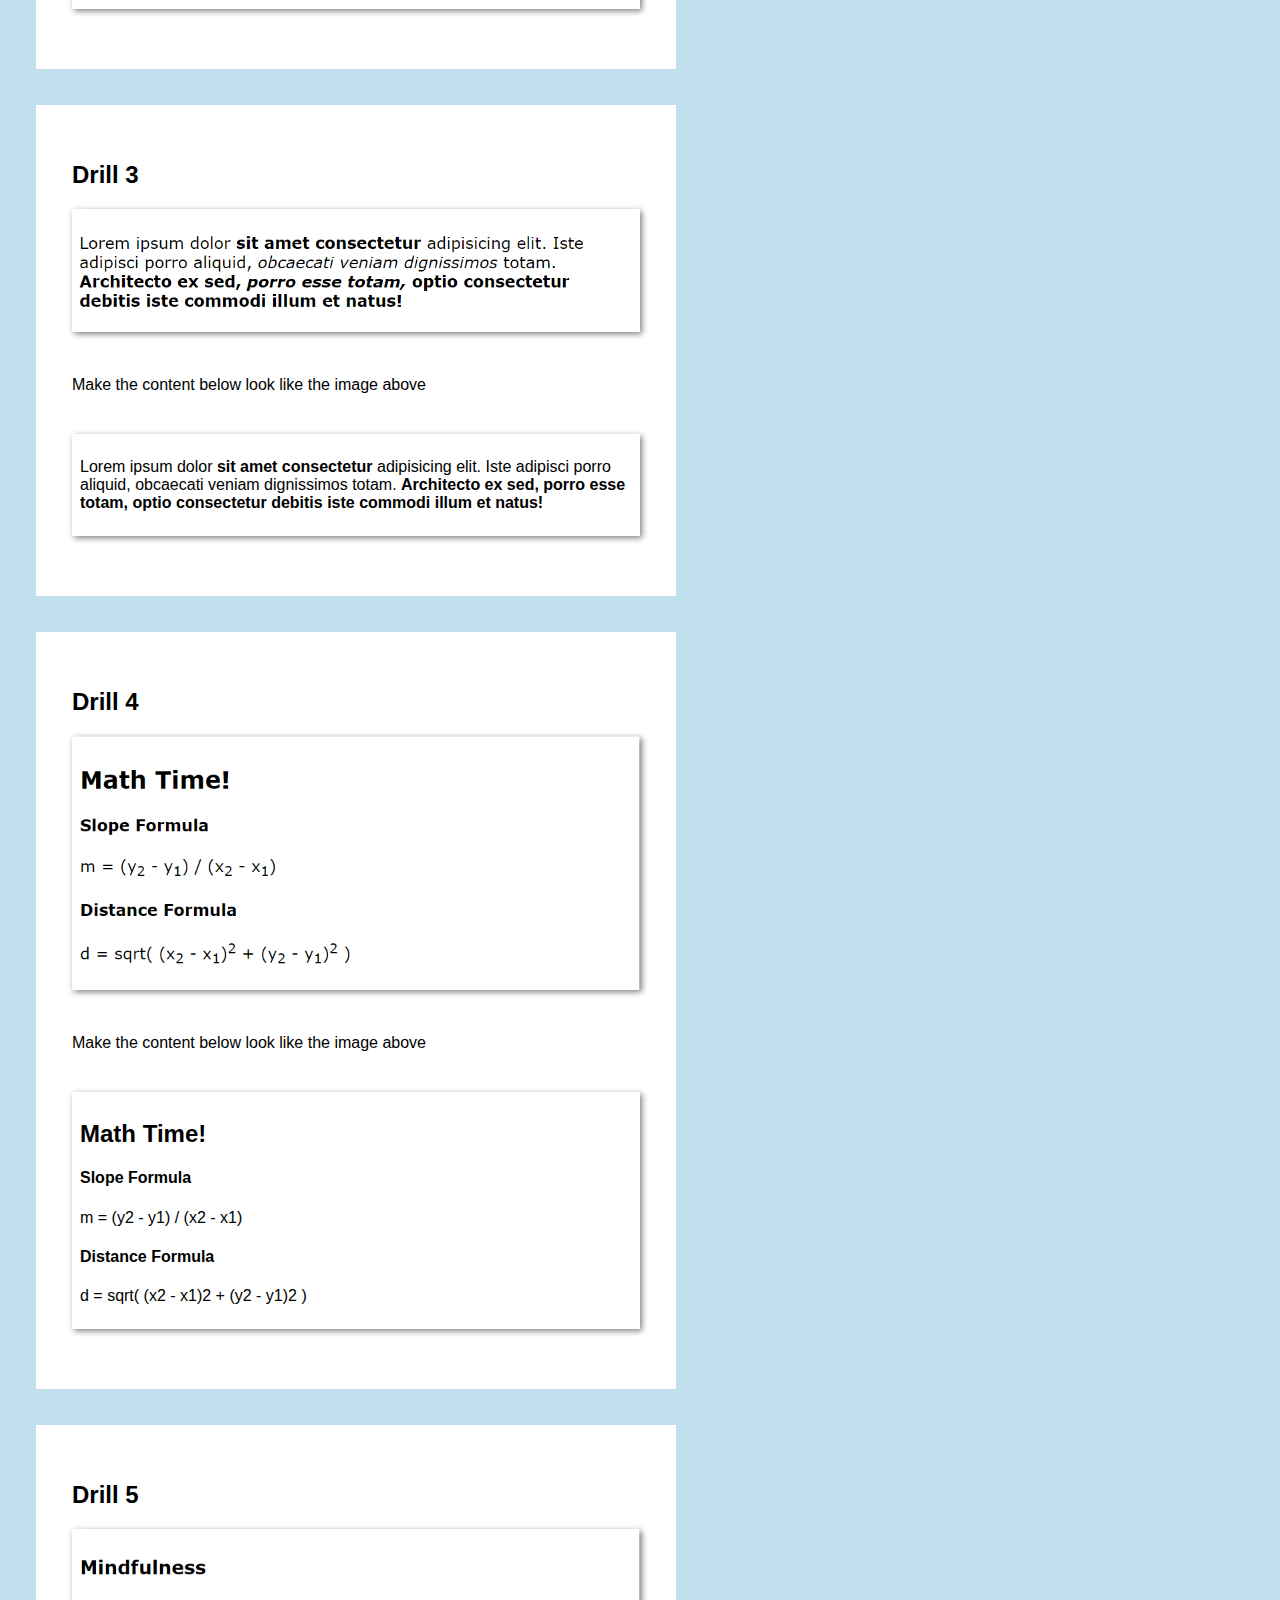
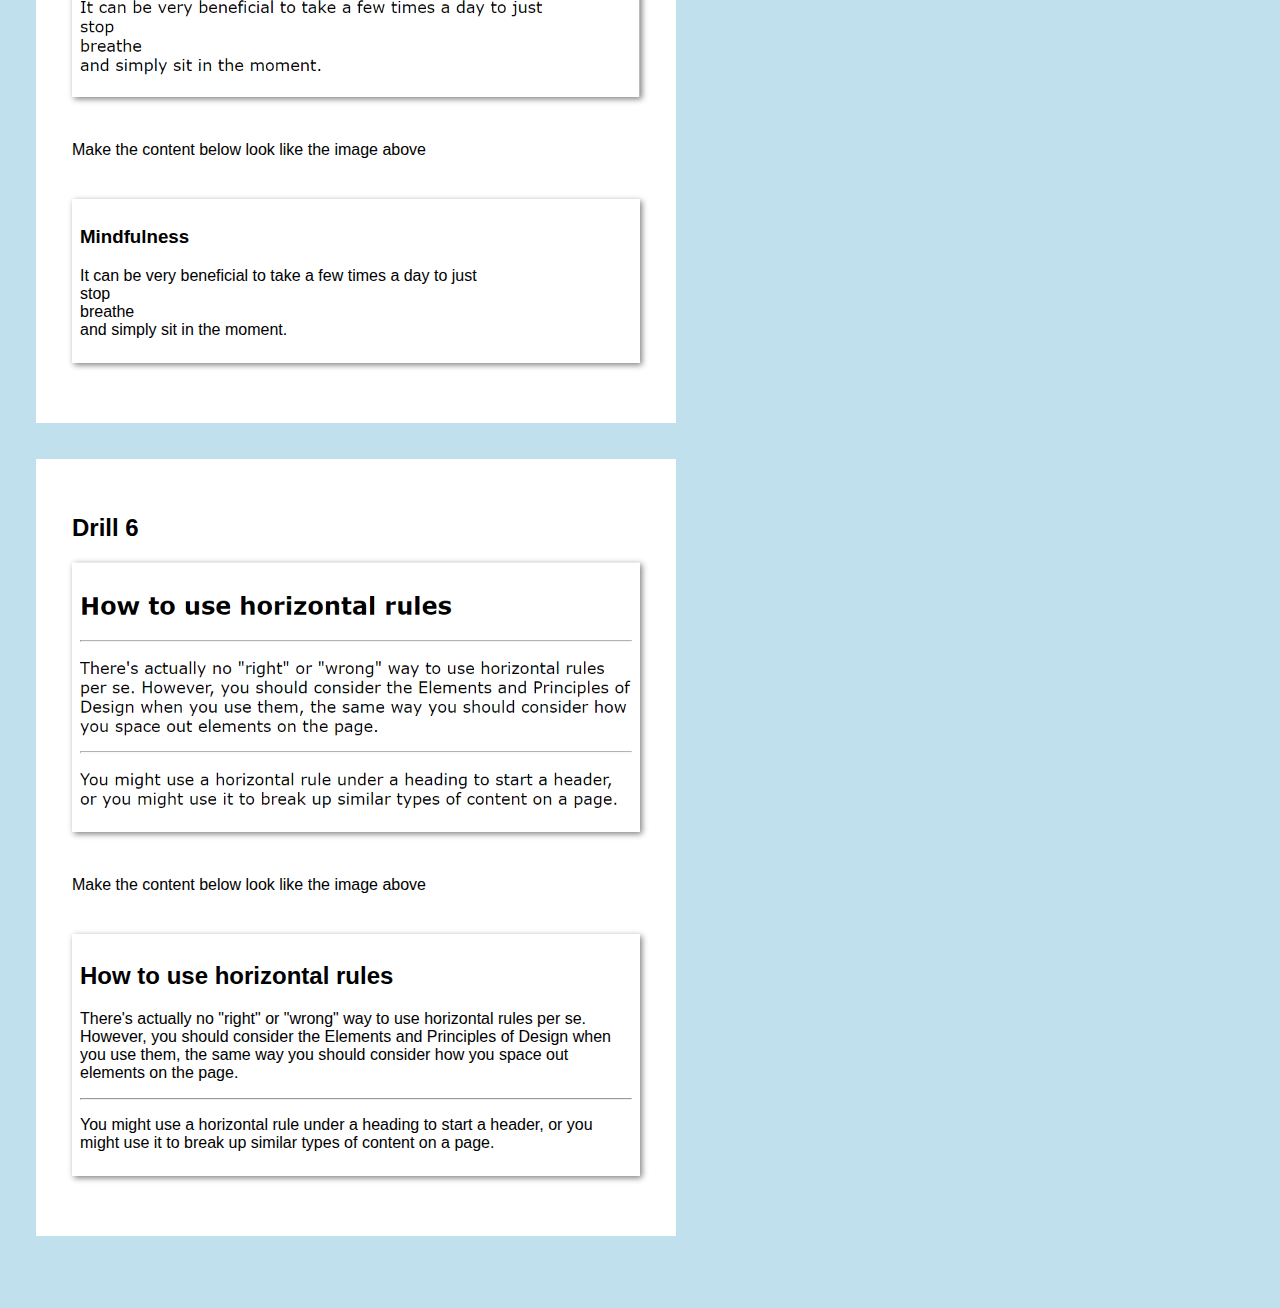
<file: excercises/basic-html-drills/index.html>
<!DOCTYPE html>
<html lang="en">
    <head>
        <meta charset="UTF-8">
        <meta name="viewport" content="width=device-width, initial-scale=1.0">
        <title>Basic HTML Drills</title>
        <link href="css/style.css" rel="stylesheet">
    </head>
    <body>
        <h1>Basic HTML Drills</h1>
        <section id="drill1">
            <h2>Drill 1</h2>
            <img src="images/drill1.png" alt="Drill 1">
            <p>Make the content below look like the image above</p>

            <div class="solution">
                <!-- MODIFY THE CODE BELOW THIS COMMENT -->
            <h3>
                This should become a heading (probably)
            </h3>
            <p>
                Lorem ipsum, dolor sit amet consectetur adipisicing elit. 
                Unde culpa excepturi amet exercitationem doloremque 
                provident fugit dolores repellat veritatis perspiciatis 
                cumque odio accusantium, sunt quaerat magnam! Asperiores 
                tempore id adipisci!
            </p>
            <p>
                Lorem ipsum dolor sit amet consectetur adipisicing elit. 
                Earum reprehenderit inventore, quam suscipit deleniti, 
                asperiores perspiciatis ab, cumque pariatur laudantium 
                omnis cum quo neque maxime vel aut consequuntur illum ad?
            </p>
                
            
                <!-- COMPLETE YOUR MODIFICATIONS ABOVE THIS COMMENT -->
            </div>
        </section>

        <section id="drill2">
            <h2>Drill 2</h2>
            <img src="images/drill2.png" alt="Drill 2">
            <p>Make the content below look like the image above</p>

            <div class="solution">
                <!-- MODIFY THE CODE BELOW THIS COMMENT -->

            <h2>This is an important heading</h2>
            <p>
                Lorem ipsum, dolor sit amet consectetur adipisicing elit. 
                Excepturi eos rem porro dolore eius, beatae cupiditate.
            </p>
            <h4>This is a less important heading</h4>
            <p>
                Lorem ipsum dolor, sit amet consectetur adipisicing elit. 
                Nam eaque veritatis qui ratione obcaecati ipsa earum.
            </p>
                <!-- COMPLETE YOUR MODIFICATIONS ABOVE THIS COMMENT -->
            </div>
        </section>

        <section id="drill3">
            <h2>Drill 3</h2>
            <img src="images/drill3.png" alt="Drill 3">
            <p>Make the content below look like the image above</p>

            <div class="solution">
                <!-- MODIFY THE CODE BELOW THIS COMMENT -->
            <p>
                Lorem ipsum dolor 
                <b>sit amet consectetur</b>
                adipisicing elit. Iste adipisci porro 
                aliquid, obcaecati veniam dignissimos
                totam. 
            <b>
                Architecto ex sed, porro esse 
                totam, optio consectetur debitis iste 
                commodi illum et natus!
            </b>    
                <!-- COMPLETE YOUR MODIFICATIONS ABOVE THIS COMMENT -->
            </div>
        </section>

        <section id="drill4">
            <h2>Drill 4</h2>
            <img src="images/drill4.png" alt="Drill 4">
            <p>Make the content below look like the image above</p>

            <div class="solution">
                <!-- MODIFY THE CODE BELOW THIS COMMENT -->

                <h2>Math Time!</h2>

                <h4>Slope Formula</h4>

                <p>m = (y2 - y1) / (x2 - x1)</p>

                <h4>Distance Formula</h4>

                <p>d = sqrt( (x2 - x1)2 + (y2 - y1)2 )</p>

                <!-- COMPLETE YOUR MODIFICATIONS ABOVE THIS COMMENT -->
            </div>
        </section>

        <section id="drill5">
            <h2>Drill 5</h2>
            <img src="images/drill5.png" alt="Drill 5">
            <p>Make the content below look like the image above</p>

            <div class="solution">
                <!-- MODIFY THE CODE BELOW THIS COMMENT -->

                <h3>Mindfulness</h3>
            <p>
                It can be very beneficial to take a few times a 
                day to just
                <br> 
                stop
                <br> 
                breathe
                <br> 
                and simply sit in the moment.
            </p>   
                <!-- COMPLETE YOUR MODIFICATIONS ABOVE THIS COMMENT -->
            </div>
        </section>

        <section id="drill6">
            <h2>Drill 6</h2>
            <img src="images/drill6.png" alt="Drill 6">
            <p>Make the content below look like the image above</p>

            <div class="solution">
                <!-- MODIFY THE CODE BELOW THIS COMMENT -->

                <h2>How to use horizontal rules</h2>
            <p>
                There's actually no "right" or "wrong" way to use
                horizontal rules per se.  However, you should consider
                the Elements and Principles of Design when you use them,
                the same way you should consider how you space out 
                elements on the page.
            </p>
            <hr>
            <p>
                You might use a horizontal rule under a heading to 
                start a header, or you might use it to break up 
                similar types of content on a page.
            </p>    
                <!-- COMPLETE YOUR MODIFICATIONS ABOVE THIS COMMENT -->
            </div>
        </section>
    </body>
</html>
</file>
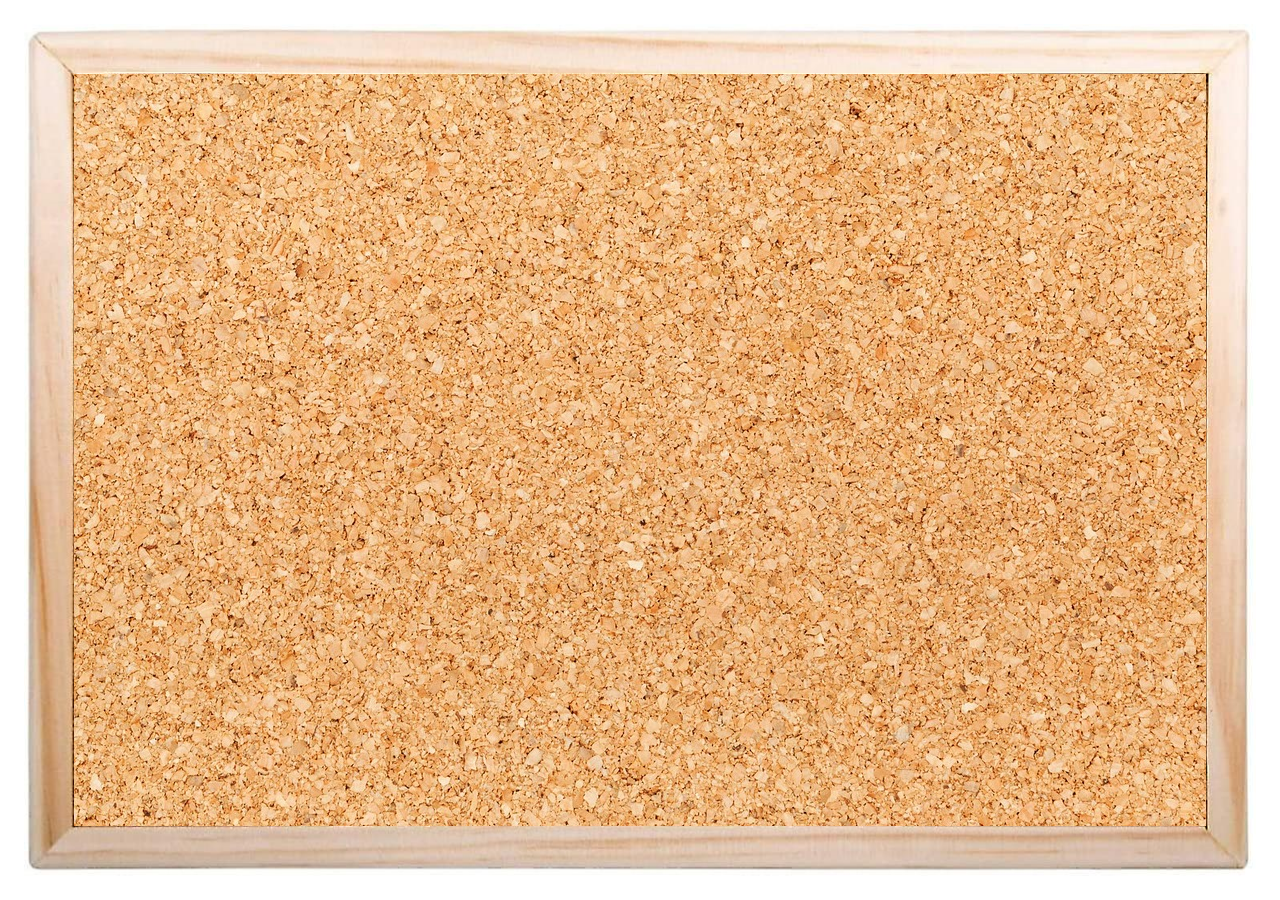
<file: excercises/bulletin-board/index.html>
<!DOCTYPE html>
<html lang="en">
    <head>
        <meta charset="UTF-8">
        <meta name="viewport" content="width=device-width, initial-scale=1.0">
        <title>Bulletin Board (Exercise)</title>
        <link href="css/setup.css" rel="stylesheet">
        <link href="css/style.css" rel="stylesheet" data-meal-prep>
    </head>
    <body>
        <div id="bulletin-board">
            <!-- ADD YOUR HTML CODE INSIDE OF THIS DIV -->
            
            
        </div>
    </body>
</html>
</file>
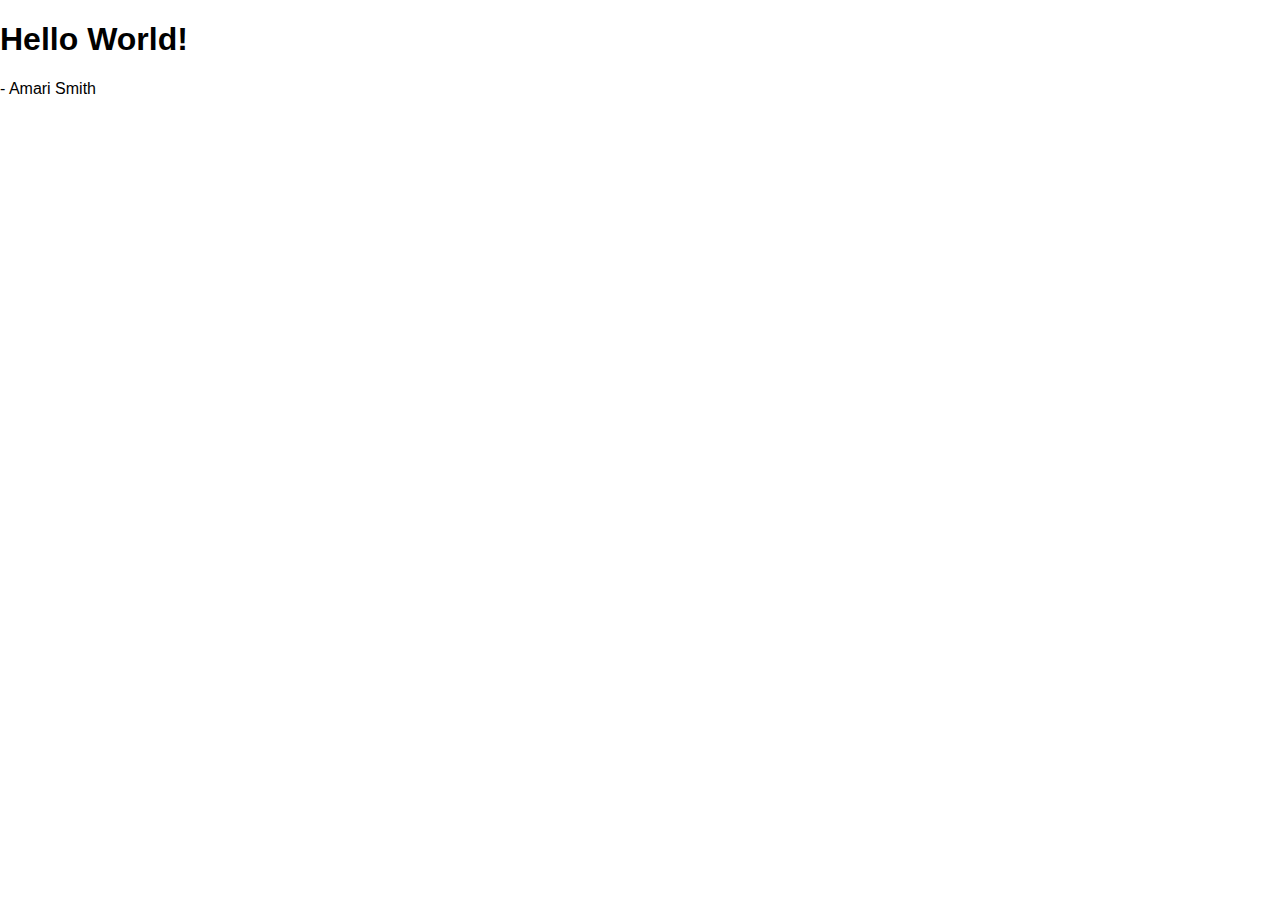
<file: excercises/hello-world/index.html>
<!DOCTYPE html>
<html lang="en">
    <head>
        <meta charset="UTF-8">
        <meta name="viewport" content="width=device-width, initial-scale=1.0">
        <title>Hello World!</title>
        <link href="css/style.css" rel="stylesheet">
    </head>
    <body>    
        <h1>Hello World!</h1>
        <p>- Amari Smith</p>    
    </body>
</html>
</file>
<file: demos/03-List/css/style.css>
* {
    box-sizing: border-box;
}

body {
    margin: 0px;
    font-family: sans-serif;
}
</file>
<file: demos/04-Image/css/style.css>
* {
    box-sizing: border-box;
}

body {
    margin: 0px;
    font-family: sans-serif;
}
</file>
<file: demos/05-Anchors/css/style.css>
* {
    box-sizing: border-box;
}

body {
    margin: 0px;
    font-family: sans-serif;
}
</file>
<file: demos/06-basic-css/css/style.css>
* {
    box-sizing: border-box;
}

body {
    margin: 0px;
    font-family: sans-serif;
}

#first-paragraph {
    color: red;
    background-color: mediumslateblue;
    font-style: italic;
    text-align: center;
}

#second-paragraph{
    color: #00ff00;
    background-color: blue;
    font-size: 2em;
    text-decoration: underline;
}

#bold-paragraph{
    font-weight: bold;
    background-color: yellowgreen;
    font-family: sans-serif;
}
#span1{
    color:crimson;
    font-weight: bold;
    font-size: 48px;
}

#span2{
    font-style: italic;
}
</file>
<file: demos/07-Color-Palettes/css/style.css>
* {
    box-sizing: border-box;
}

body {
    margin: 0px;
    font-family: sans-serif;
}

#color-palette-1{
    font-family: Verdana, Geneva, Tahoma, sans-serif;
    text-align: center;
}

#color-1{
    background-color: #177E89;
    color: #052226;
    font-family: Verdana, Geneva, Tahoma, sans-serif;
    padding: 24px;
    text-align: center;
}

#color-2{
    background-color: #FFC857;
    color: #63470d;
    font-family: Verdana, Geneva, Tahoma, sans-serif;
    padding: 24px;
    text-align: center;
}

#color-3{
    background: #323031;
    color: #919090;
    font-family: Verdana, Geneva, Tahoma, sans-serif;
    padding: 24px;
    text-align: center;
}

#color-palette-2{
    text-align: center;
    font-family: Georgia, 'Times New Roman', Times, serif
}

#color-4{
    background-color: #6E4555;
    color: #F5E3E0;
    font-family: Georgia, 'Times New Roman', Times, serif;
    padding: 24px;
    text-align: center;
}

#color-5{
    background-color: #E8B4BC;
    color: #45151c;
    font-family:Georgia, 'Times New Roman', Times, serif;
    padding: 24px;
    text-align: center;
}

#color-6{
    background-color: #D282A6;
    color: #551f38;
    font-family: Georgia, 'Times New Roman', Times, serif;
    padding: 24px;
    text-align: center; 
}

#color-palette-3{
    text-align: center;
    font-family: 'Franklin Gothic Medium', 'Arial Narrow', Arial, sans-serif;
}


#color-7{
    background-color: #575366;
    color: white;
    font-family: 'Franklin Gothic Medium', 'Arial Narrow', Arial, sans-serif;
    padding: 24px;
    text-align: center;
}

#color-8{
    background-color: #6E7DAB;
    color: white;
    font-family: 'Franklin Gothic Medium', 'Arial Narrow', Arial, sans-serif;
    padding: 24px;
    text-align: center;
}

#color-9{
    background-color: #5762D5;
    color: white;
    font-family: 'Franklin Gothic Medium', 'Arial Narrow', Arial, sans-serif;
    padding: 24px;
    text-align: center;
}
</file>
<file: demos/07-document-flow/css/style.css>
* {
    box-sizing: border-box;
}

body {
    margin: 0px;
    font-family: sans-serif;
}
</file>
<file: demos/08-box-model/css/style.css>
* {
    box-sizing: border-box;
}

body {
    margin: 0px;
    font-family: sans-serif;
}

div {
    border: 10px ridge orange;
    margin: 24px 12px;
    padding: 24px;
    background-color: rgb(235, 212, 168);
}

p {
    border: 20px ridge orange;
    margin: 60px;
    padding: 48px 60px;
    background-color: rgb(149, 142, 227);
    border-radius: 48px;
}
</file>
<file: excercises/basic-css-drills-part1/css/style.css>
* {
    box-sizing: border-box;
}

body {
    background-color: rgb(191, 224, 236);
    margin: 0px;
    padding: 36px;
    font-family: Verdana, Geneva, Tahoma, sans-serif;
}

section {
    background-color: white;
    margin: 36px 0px;
    padding: 36px 36px 60px;
    width: 640px;
}

img {
    box-shadow: 2px 2px 6px grey;
    width: 100%;
}

img + p {
    padding: 24px 0px;
}

.solution {
    box-shadow: 2px 2px 6px grey;
    padding: 8px;
}
</file>
<file: excercises/basic-css-drills-part1/css/drill.css>
/* Drill 1 - Write your code solution below */
#d1-p1{
    color: green;
}

/* Drill 2 - Write your code solution below */
#d2-s1{
    color: #F711F7;
}

#d2-s3{
    color: #F711F7;
}
/* Drill 3 - Write your code solution below */
#d3-s1{
    color: red;
}

#d3-s2{
    color: gold;
}

#d3-s6{
    color: blue;
}
/* Drill 4 - Write your code solution below */
#d4-p1{
    background: skyblue;
}

/* Drill 5 - Write your code solution below */
#d5-div1{
    background: peachpuff;
}

#d5-p1{
    background: pink;
}

#d5-p2{
    background: lightcoral;
}
</file>
<file: excercises/basic-css-drills-part2/css/style.css>
* {
    box-sizing: border-box;
}

body {
    background-color: rgb(191, 224, 236);
    margin: 0px;
    padding: 36px;
    font-family: Verdana, Geneva, Tahoma, sans-serif;
}

section {
    background-color: white;
    margin: 36px 0px;
    padding: 36px 36px 60px;
    width: 640px;
}

img {
    box-shadow: 2px 2px 6px grey;
    width: 100%;
}

img + p {
    padding: 24px 0px;
}

.solution {
    box-shadow: 2px 2px 6px grey;
    padding: 8px;
}
</file>
<file: excercises/basic-css-drills-part2/css/drill.css>
/* Drill 6 - Write your code solution below */
#d6-s2{
    background-color: yellow;
}

/* Drill 7 - Write your code solution below */
#d7-s2{
    font-weight: bold;
}

#d7-s3{
    font-weight: bold;
}

/* Drill 8 - Write your code solution below */
#d8-s1{
    font-style: italic;
}

#d8-s2{
    font-weight: bold;
}

#d8-s3{
    font-style: italic;
}

/* Drill 9 - Write your code solution below */
#d9-s1{
    text-decoration: underline;
}

#d9-s3{
    text-decoration: underline;
}

/* Drill 10 - Write your code solution below */
#d10-a1{
    color: blue;
    text-decoration: none;
}

#d10-s1{
    text-decoration: underline;
}

#d10-s3{
    text-decoration: underline;
}

#d10-a3{
    text-decoration: none;
}

/* Drill 11 - Write your code solution below */
#d11-p1{
    font-size: 36px;
}

/* Drill 12 - Write your code solution below */
#d12-div2{
    text-align: right;
}

#d12-div3{
    text-align: left;
}

#d12-div4{
    text-align: center;
}
/* Drill 13 - Write your code solution below */
#d13-div2{
    text-align: center;
    font-size: 12px;
    font-style: bold;
}

#d13-div3{
    text-align: center;
    font-size: 48px;
}

#d13-div4{
    text-align: center;
    font-style: italic;
    font-size: 24px;
}
</file>
<file: excercises/basic-html-drills/css/style.css>
* {
    box-sizing: border-box;
}

body {
    background-color: rgb(191, 224, 236);
    margin: 0px;
    padding: 36px;
    font-family: Verdana, Geneva, Tahoma, sans-serif;
}

section {
    background-color: white;
    margin: 36px 0px;
    padding: 36px 36px 60px;
    width: 640px;
}

img {
    box-shadow: 2px 2px 6px grey;
    width: 100%;
}

img + p {
    padding: 24px 0px;
}

.solution {
    box-shadow: 2px 2px 6px grey;
    padding: 8px;
}
</file>
<file: excercises/bulletin-board/css/setup.css>
/*
    NOTE TO STUDENTS: DON'T MODIFY THE CODE IN THIS FILE!

    If you do, you risk messing up the bulletin board template!
    However, feel free to look at the CSS Properties used.

    Some of them are relatively advanced, but you are encouraged
    to do your own research to try to understand how they work.

    If you get stuck, feel free to ask about them in office hours!
*/

* {
    box-sizing: border-box;
}

body {
    margin: 0px;
}

#bulletin-board {
    background-image: url("../images/corkboard.jpg");
    border-image: url("../images/frame.jpg") 49 50 46 47;
    border-style: solid;
    border-width: 50px;
    margin: 24px;
    min-height: calc(100vh - 48px);
    padding: 24px;
    width: calc(100vw - 48px);
}
</file>
<file: excercises/bulletin-board/css/style.css>
/*
    NOTE TO STUDENTS: 

    This is the file you should be writing your CSS in 
    for the Bulletin Board assignment.

    Good luck, and have fun!
*/
</file>
<file: excercises/hello-world/css/style.css>
* {
    box-sizing: border-box;
}

body {
    margin: 0px;
    font-family: sans-serif;
}
</file>
